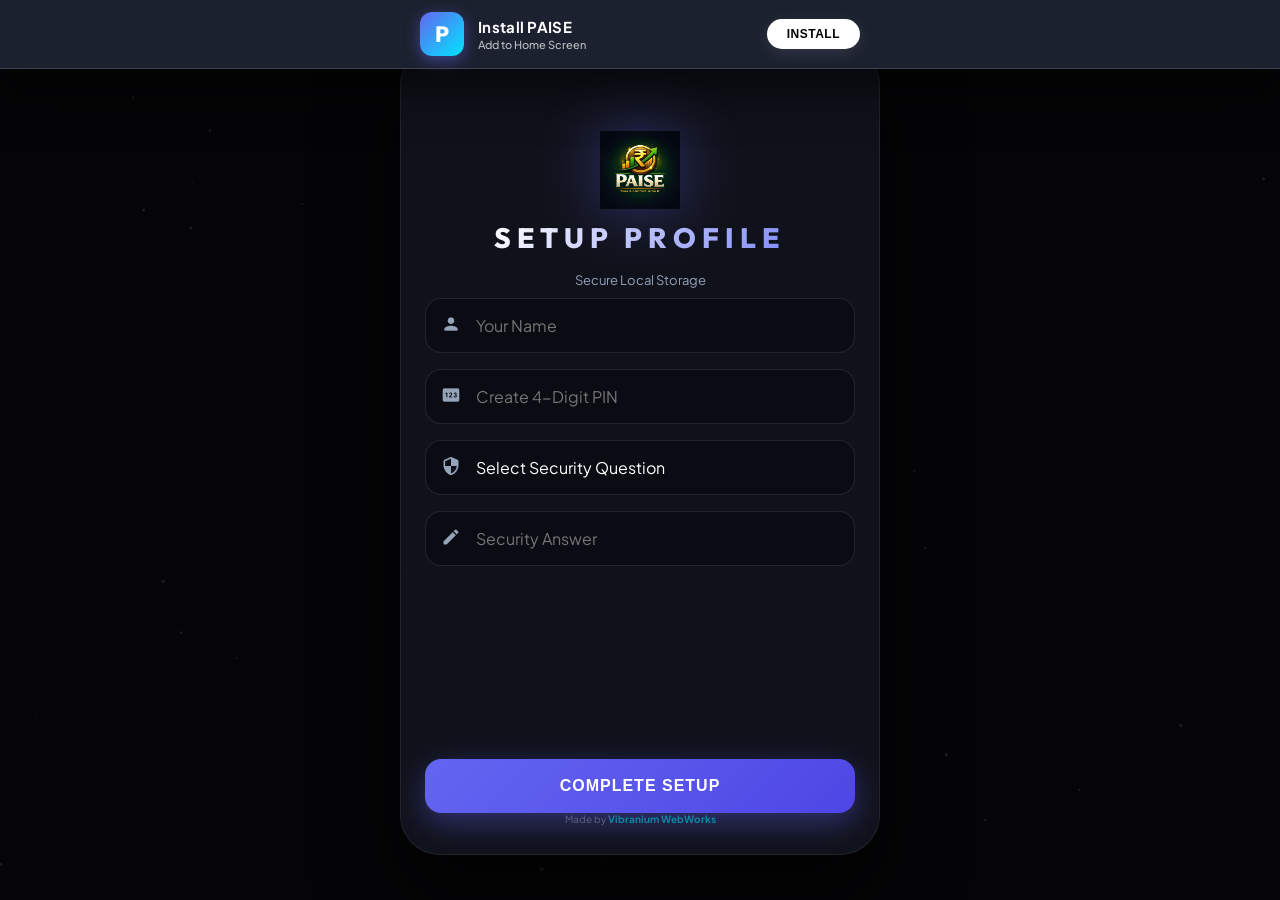
<file: index.html>
<!DOCTYPE html>
<html lang="en-IN">
<head>
    <meta charset="UTF-8">
    <meta name="viewport" content="width=device-width, initial-scale=1.0, maximum-scale=1.0, user-scalable=no, viewport-fit=cover">
    <meta name="theme-color" content="#050507">
    <meta name="description" content="PAISE - Save Track Your Money Here. The ultimate personal finance manager for India.">
    <meta name="application-name" content="PAISE">
    
    <link rel="manifest" href="manifest.json">
    <meta name="apple-mobile-web-app-capable" content="yes">
    <meta name="apple-mobile-web-app-status-bar-style" content="black-translucent">
    <meta name="apple-mobile-web-app-title" content="PAISE">
    
    <title>PAISE | Secure Entry</title>
    
    <link rel="preconnect" href="https://fonts.googleapis.com">
    <link rel="preconnect" href="https://fonts.gstatic.com" crossorigin>
    
    <link href="https://fonts.googleapis.com/css2?family=Plus+Jakarta+Sans:wght@300;400;500;600;700;800&display=swap" rel="stylesheet">
    <link href="https://fonts.googleapis.com/css2?family=Outfit:wght@300;400;700;900&display=swap" rel="stylesheet">
    
    <link href="https://fonts.googleapis.com/icon?family=Material+Icons+Round" rel="stylesheet">

    <style>
        /* * ------------------------------------------------------------------
         * 2.1 CSS VARIABLES & DESIGN TOKENS
         * ------------------------------------------------------------------
         */
        :root {
            /* --- COLOR PALETTE --- */
            --bg-deep: #050507;
            --bg-surface: #0f1219;
            --bg-overlay: rgba(0, 0, 0, 0.8);
            
            /* Primary Brand Color (Indigo) */
            --primary: #6366f1; 
            --primary-dark: #4f46e5;
            --primary-light: #818cf8;
            --primary-glow: rgba(99, 102, 241, 0.5);
            
            /* Accent Color (Cyan) */
            --accent: #00E5FF; 
            --accent-glow: rgba(0, 229, 255, 0.4);
            
            /* Functional Colors */
            --error: #FF1744;
            --success: #00C853;
            --warning: #FFAB00;
            
            /* Typography Colors */
            --text-main: #ffffff;
            --text-secondary: #cbd5e1;
            --text-muted: #94a3b8;
            
            /* --- GLASSMORPHISM SYSTEM --- */
            --glass-bg: rgba(20, 23, 35, 0.75);
            --glass-border: 1px solid rgba(255, 255, 255, 0.08);
            --glass-highlight: rgba(255, 255, 255, 0.05);
            
            /* --- LAYOUT & DIMENSIONS --- */
            --app-max-width: 480px;
            --radius-xl: 32px;
            --radius-lg: 20px;
            --radius-md: 14px;
            
            /* --- ANIMATION CURVES --- */
            --ease-spring: cubic-bezier(0.175, 0.885, 0.32, 1.275);
            --ease-smooth: cubic-bezier(0.4, 0, 0.2, 1);
            --ease-out: cubic-bezier(0.0, 0.0, 0.2, 1);
            
            /* --- SAFE AREAS --- */
            --safe-top: env(safe-area-inset-top);
            --safe-bottom: env(safe-area-inset-bottom);
        }

        /* * ------------------------------------------------------------------
         * 2.2 GLOBAL RESET & BASE STYLES
         * ------------------------------------------------------------------
         */
        *, *::before, *::after {
            box-sizing: border-box;
            margin: 0;
            padding: 0;
            user-select: none;
            -webkit-tap-highlight-color: transparent;
            outline: none;
        }

        html {
            height: 100%;
            font-size: 16px;
        }

        body {
            height: 100%;
            width: 100%;
            background-color: var(--bg-deep);
            color: var(--text-main);
            font-family: 'Plus Jakarta Sans', sans-serif;
            overflow: hidden; /* Prevent scrolling on lock screen */
            display: flex;
            justify-content: center;
            align-items: center;
            position: relative;
        }

        /* * ------------------------------------------------------------------
         * 2.3 BACKGROUND ENGINE (PARTICLES)
         * ------------------------------------------------------------------
         */
        #particles-canvas {
            position: absolute;
            top: 0; 
            left: 0;
            width: 100%; 
            height: 100%;
            z-index: 0;
            opacity: 0.6;
            pointer-events: none;
        }

        /* * ------------------------------------------------------------------
         * 2.4 INSTALL BANNER (TOP NOTIFICATION)
         * ------------------------------------------------------------------
         */
        #install-banner {
            position: fixed;
            top: -150px; /* Hidden initially, JS animates this */
            left: 0;
            right: 0;
            width: 100%;
            background: rgba(30, 35, 50, 0.95);
            backdrop-filter: blur(20px);
            -webkit-backdrop-filter: blur(20px);
            border-bottom: 1px solid rgba(255,255,255,0.15);
            z-index: 5000; /* Highest Priority */
            padding-top: var(--safe-top);
            box-shadow: 0 20px 50px rgba(0,0,0,0.6);
            transition: top 0.8s var(--ease-spring);
            display: flex;
            justify-content: center;
        }
        
        #install-banner.visible {
            top: 0;
        }

        .banner-content {
            width: 100%;
            max-width: var(--app-max-width);
            padding: 12px 20px;
            display: flex;
            justify-content: space-between;
            align-items: center;
        }

        .banner-left {
            display: flex;
            align-items: center;
            gap: 14px;
        }
        
        .banner-icon { 
            width: 44px; 
            height: 44px; 
            border-radius: 12px; 
            background: linear-gradient(135deg, var(--primary), var(--accent));
            display: flex; 
            justify-content: center; 
            align-items: center;
            color: white; 
            font-weight: 800; 
            font-size: 22px;
            font-family: 'Outfit', sans-serif;
            box-shadow: 0 4px 15px var(--primary-glow);
        }

        .banner-text h4 {
            font-size: 15px;
            margin: 0;
            color: #fff;
            font-weight: 700;
            letter-spacing: 0.3px;
        }

        .banner-text p {
            font-size: 11px;
            margin: 2px 0 0 0;
            color: rgba(255,255,255,0.7);
            font-weight: 500;
        }
        
        .banner-btn {
            background: #fff;
            color: #000;
            border: none;
            padding: 8px 20px;
            border-radius: 30px;
            font-weight: 800;
            font-size: 12px;
            cursor: pointer;
            box-shadow: 0 4px 15px rgba(255,255,255,0.1);
            transition: transform 0.2s, background-color 0.2s;
            letter-spacing: 0.5px;
        }

        .banner-btn:active {
            transform: scale(0.95);
            background-color: #f0f0f0;
        }

        /* * ------------------------------------------------------------------
         * 2.5 APP SHELL & LAYOUT
         * ------------------------------------------------------------------
         */
        .app-shell {
            position: relative;
            z-index: 10;
            width: 100%;
            max-width: var(--app-max-width);
            height: 100%; 
            height: 100dvh; /* Dynamic viewport height for mobile browsers */
            display: flex;
            flex-direction: column;
            overflow: hidden;
            background: transparent;
            transition: all 0.3s ease;
        }

        /* Tablet/Desktop Mode */
        @media (min-width: 481px) {
            .app-shell {
                height: 90vh;
                border-radius: 40px;
                background: var(--glass-bg);
                backdrop-filter: blur(40px);
                -webkit-backdrop-filter: blur(40px);
                border: var(--glass-border);
                box-shadow: 0 40px 80px rgba(0,0,0,0.6);
            }
        }

        /* * ------------------------------------------------------------------
         * 2.6 VIEW TRANSITIONS
         * ------------------------------------------------------------------
         */
        .view {
            flex: 1;
            display: none; /* Hidden by default */
            flex-direction: column;
            justify-content: space-between;
            padding: 24px;
            animation: viewFadeIn 0.6s var(--ease-spring);
            height: 100%;
            opacity: 0; /* For animation */
        }

        .view.active {
            display: flex;
            opacity: 1;
        }

        @keyframes viewFadeIn {
            0% { opacity: 0; transform: scale(0.95) translateY(20px); }
            100% { opacity: 1; transform: scale(1) translateY(0); }
        }

        /* * ------------------------------------------------------------------
         * 2.7 HEADER ACTIONS
         * ------------------------------------------------------------------
         */
        .header-actions {
            display: flex;
            justify-content: flex-end;
            padding-top: calc(var(--safe-top) + 10px);
            gap: 12px;
            position: absolute;
            top: 0;
            right: 24px;
            width: 100%;
            z-index: 20;
        }

        .icon-btn { 
            width: 44px;
            height: 44px;
            border-radius: 14px; 
            background: rgba(255,255,255,0.03);
            color: var(--text-muted);
            display: flex;
            justify-content: center;
            align-items: center;
            border: 1px solid rgba(255,255,255,0.05); 
            cursor: pointer;
            transition: all 0.2s;
        }

        .icon-btn:hover {
            background: rgba(255,255,255,0.08);
            color: var(--text-main);
        }

        .icon-btn:active {
            background: var(--primary);
            color: white;
            border-color: var(--primary);
            transform: scale(0.9);
        }

        /* * ------------------------------------------------------------------
         * 2.8 BRANDING SECTION (LOGO + QUOTE)
         * ------------------------------------------------------------------
         */
        .brand-section {
            display: flex;
            flex-direction: column;
            align-items: center;
            margin-top: 60px;
            text-align: center;
            animation: float 6s infinite ease-in-out;
            position: relative;
        }
        
        /* Logo Image */
        .app-logo-img {
            width: 120px;
            height: 120px;
            object-fit: contain;
            margin-bottom: 20px;
            filter: drop-shadow(0 0 30px rgba(99, 102, 241, 0.4));
        }

        /* Fallback Logo Circle (Shown if image load fails) */
        .logo-circle {
            width: 100px;
            height: 100px;
            border-radius: 50%;
            background: linear-gradient(135deg, #1a1f35, #0f1219);
            border: 1px solid rgba(255,255,255,0.15);
            display: flex;
            justify-content: center;
            align-items: center;
            box-shadow: 0 0 40px var(--primary-glow);
            margin-bottom: 20px;
        }

        /* App Name PAISE */
        .app-name { 
            font-family: 'Outfit', sans-serif; 
            font-size: 42px; 
            font-weight: 800; 
            letter-spacing: 6px; 
            background: linear-gradient(135deg, #ffffff 0%, #818cf8 100%); 
            -webkit-background-clip: text; 
            -webkit-text-fill-color: transparent;
            margin-bottom: 12px;
            text-transform: uppercase;
        }
        
        /* Tagline / Quote */
        .app-tag { 
            font-size: 10px;
            color: var(--accent);
            letter-spacing: 3px;
            text-transform: uppercase;
            font-weight: 700;
            padding: 8px 16px;
            background: rgba(0, 229, 255, 0.05);
            border-radius: 30px;
            border: 1px solid rgba(0, 229, 255, 0.15);
            text-shadow: 0 0 10px rgba(0, 229, 255, 0.3);
            box-shadow: 0 4px 20px rgba(0, 0, 0, 0.2);
        }

        /* * ------------------------------------------------------------------
         * 2.9 PIN INPUT AREA
         * ------------------------------------------------------------------
         */
        .pin-area {
            display: flex;
            flex-direction: column;
            align-items: center;
            justify-content: center;
            flex: 1; /* Takes available space */
        }

        .pin-label {
            font-size: 14px;
            color: var(--text-muted);
            margin-bottom: 30px;
            letter-spacing: 1px;
            height: 20px;
            transition: color 0.3s;
            text-transform: uppercase;
            font-weight: 600;
        }
        
        .dots-wrapper {
            display: flex;
            gap: 24px;
        }

        .dot {
            width: 14px;
            height: 14px;
            border-radius: 50%;
            border: 2px solid rgba(255,255,255,0.15);
            background: rgba(255,255,255,0.05);
            transition: all 0.2s var(--ease-spring);
        }

        .dot.filled {
            background: var(--accent);
            border-color: var(--accent);
            box-shadow: 0 0 20px var(--accent-glow);
            transform: scale(1.3);
        }

        .dot.error {
            background: var(--error);
            border-color: var(--error);
            animation: shake 0.4s cubic-bezier(.36,.07,.19,.97) both;
        }

        /* * ------------------------------------------------------------------
         * 2.10 VIRTUAL KEYPAD
         * ------------------------------------------------------------------
         */
        .keypad-container {
            width: 100%;
            padding-bottom: 20px;
        }

        .keypad-grid {
            display: grid;
            grid-template-columns: repeat(3, 1fr);
            gap: 16px;
            max-width: 360px;
            margin: 0 auto;
        }

        .key {
            width: 76px;
            height: 76px;
            border-radius: 50%;
            background: rgba(255, 255, 255, 0.03);
            color: white;
            font-size: 28px;
            font-weight: 500;
            font-family: 'Outfit', sans-serif;
            display: flex;
            justify-content: center;
            align-items: center;
            cursor: pointer;
            transition: background 0.1s;
            margin: 0 auto;
            border: 1px solid rgba(255,255,255,0.05);
        }

        .key:active {
            background: var(--primary);
            border-color: var(--primary);
            transform: scale(0.9);
        }
        
        .key.action {
            background: transparent;
            font-size: 24px;
            color: var(--text-muted);
            border: none;
        }

        .key.fingerprint { color: var(--accent); font-size: 38px; }
        .key.delete { color: var(--error); }

        /* * ------------------------------------------------------------------
         * 2.11 FOOTER & LINKS
         * ------------------------------------------------------------------
         */
        .action-links {
            display: flex;
            justify-content: center;
            margin-top: 20px;
        }

        .link-btn {
            background: none;
            border: none;
            color: var(--text-muted);
            font-size: 13px;
            font-weight: 500;
            cursor: pointer;
            padding: 10px;
            transition: color 0.2s;
        }

        .link-btn:hover {
            color: var(--text-main);
            text-decoration: underline;
        }
        
        .footer {
            text-align: center;
            font-size: 10px;
            color: var(--text-muted);
            opacity: 0.5;
            padding-bottom: 5px;
        }

        .footer span {
            color: var(--accent);
            font-weight: 700;
        }

        /* * ------------------------------------------------------------------
         * 2.12 FORMS (SIGNUP & RECOVERY)
         * ------------------------------------------------------------------
         */
        .form-scroller {
            flex: 1;
            overflow-y: auto;
            padding: 10px 0;
            display: flex;
            flex-direction: column;
            gap: 16px;
            scrollbar-width: none; /* Hide scrollbar Firefox */
        }
        .form-scroller::-webkit-scrollbar { display: none; } /* Hide scrollbar Chrome */

        .input-group {
            position: relative;
        }

        .input-icon {
            position: absolute;
            left: 16px;
            top: 16px;
            color: var(--text-muted);
            font-size: 20px;
        }

        .custom-input {
            width: 100%;
            padding: 16px 16px 16px 50px;
            background: rgba(0,0,0,0.3);
            border: 1px solid rgba(255,255,255,0.1);
            border-radius: 16px;
            color: white;
            font-size: 16px;
            font-family: 'Plus Jakarta Sans', sans-serif;
            transition: 0.3s;
        }

        .custom-input:focus {
            border-color: var(--primary);
            box-shadow: 0 0 20px rgba(99, 102, 241, 0.2);
        }

        select.custom-input {
            appearance: none;
            cursor: pointer;
        }
        
        .btn-main {
            width: 100%;
            padding: 18px;
            background: linear-gradient(135deg, var(--primary), #4f46e5);
            border: none;
            border-radius: 16px;
            color: white;
            font-size: 16px;
            font-weight: 700;
            letter-spacing: 1px;
            text-transform: uppercase;
            cursor: pointer;
            box-shadow: 0 10px 30px rgba(99, 102, 241, 0.4);
            transition: transform 0.2s, box-shadow 0.2s;
            margin-top: 10px;
        }

        .btn-main:active {
            transform: scale(0.98);
            opacity: 0.9;
        }

        /* * ------------------------------------------------------------------
         * 2.13 iOS MANUAL INSTALL MODAL
         * ------------------------------------------------------------------
         */
        .modal-overlay {
            position: absolute;
            inset: 0;
            background: rgba(0,0,0,0.8);
            z-index: 6000;
            display: none;
            align-items: center;
            justify-content: center;
            backdrop-filter: blur(10px);
            opacity: 0;
            transition: opacity 0.3s;
        }
        .modal-overlay.open { opacity: 1; }
        
        .ios-modal {
            width: 85%;
            background: var(--bg-surface);
            border: 1px solid rgba(255,255,255,0.1);
            border-radius: 24px;
            padding: 30px;
            text-align: center;
            transform: scale(0.9);
            transition: transform 0.3s cubic-bezier(0.175, 0.885, 0.32, 1.275);
            box-shadow: 0 20px 60px rgba(0,0,0,0.6);
        }
        .modal-overlay.open .ios-modal { transform: scale(1); }
        
        .ios-step {
            display: flex;
            align-items: center;
            gap: 10px;
            margin-bottom: 15px;
            text-align: left;
            font-size: 14px;
            color: #fff;
        }
        .ios-icon { color: var(--accent); font-size: 24px; }

        /* * ------------------------------------------------------------------
         * 2.14 TOAST NOTIFICATION
         * ------------------------------------------------------------------
         */
        #toast {
            position: fixed;
            bottom: 40px;
            left: 50%;
            transform: translateX(-50%) translateY(50px);
            background: rgba(255, 255, 255, 0.95);
            color: #000;
            padding: 14px 28px;
            border-radius: 50px;
            font-size: 14px;
            font-weight: 600;
            box-shadow: 0 10px 40px rgba(0,0,0,0.5);
            opacity: 0;
            pointer-events: none;
            transition: 0.4s var(--ease-spring);
            z-index: 2000;
            display: flex;
            align-items: center;
            gap: 10px;
        }
        #toast.visible { opacity: 1; transform: translateX(-50%) translateY(0); }

        /* * ------------------------------------------------------------------
         * 2.15 KEYFRAMES & ANIMATION
         * ------------------------------------------------------------------
         */
        @keyframes float { 
            0%, 100% { transform: translateY(0); } 
            50% { transform: translateY(-8px); } 
        }
        
        @keyframes shake { 
            10%, 90% { transform: translate3d(-1px, 0, 0); } 
            20%, 80% { transform: translate3d(2px, 0, 0); } 
            30%, 50%, 70% { transform: translate3d(-4px, 0, 0); } 
            40%, 60% { transform: translate3d(4px, 0, 0); } 
        }
    </style>
</head>
<body>

    <canvas id="particles-canvas"></canvas>

    <div id="install-banner">
        <div class="banner-content">
            <div class="banner-left">
                <div class="banner-icon">P</div>
                <div class="banner-text">
                    <h4>Install PAISE</h4>
                    <p>Add to Home Screen</p>
                </div>
            </div>
            <button class="banner-btn" onclick="Install.trigger()">INSTALL</button>
        </div>
    </div>

    <div class="app-shell">

        <div id="view-lock" class="view">
            <div class="header-actions">
                <div class="icon-btn" onclick="Auth.switchUser()" title="Switch Account">
                    <span class="material-icons-round" style="font-size:20px;">switch_account</span>
                </div>
            </div>

            <div class="brand-section">
                <img src="logo.png" alt="PAISE" class="app-logo-img" onerror="this.style.display='none'; document.querySelector('.logo-circle').style.display='flex'">
                
                <div class="logo-circle" style="display:none;">
                    <span class="material-icons-round" style="font-size:40px; color:#fff">lock</span>
                </div>
                
                <div class="app-name">PAISE</div>
                <div class="app-tag">SAVE TRACK YOUR MONEY HERE</div>
            </div>

            <div class="pin-area">
                <div class="pin-label" id="lock-msg">Enter Passcode</div>
                <div class="dots-wrapper">
                    <div class="dot" id="d1"></div><div class="dot" id="d2"></div><div class="dot" id="d3"></div><div class="dot" id="d4"></div>
                </div>
            </div>

            <div class="keypad-container">
                <div class="keypad-grid">
                    <div class="key" onclick="Lock.press(1)">1</div>
                    <div class="key" onclick="Lock.press(2)">2</div>
                    <div class="key" onclick="Lock.press(3)">3</div>
                    <div class="key" onclick="Lock.press(4)">4</div>
                    <div class="key" onclick="Lock.press(5)">5</div>
                    <div class="key" onclick="Lock.press(6)">6</div>
                    <div class="key" onclick="Lock.press(7)">7</div>
                    <div class="key" onclick="Lock.press(8)">8</div>
                    <div class="key" onclick="Lock.press(9)">9</div>
                    <div class="key action biometric"><span class="material-icons-round">fingerprint</span></div>
                    <div class="key" onclick="Lock.press(0)">0</div>
                    <div class="key action delete" onclick="Lock.clear()"><span class="material-icons-round">backspace</span></div>
                </div>
                <div class="action-links">
                    <button class="link-btn" onclick="Router.go('recovery')">Forgot Passcode?</button>
                </div>
            </div>

            <div class="footer"><p>This application is made by <span>Vibranium WebWorks</span></p></div>
        </div>

        <div id="view-signup" class="view">
            <div class="brand-section">
                <img src="logo.png" alt="Logo" class="app-logo-img" style="width:80px; height:80px; margin-bottom:10px;" onerror="this.style.display='none'">
                <div class="app-name" style="font-size:28px;">Setup Profile</div>
                <div style="font-size:13px; color:var(--text-muted); margin-top:5px;">Secure Local Storage</div>
            </div>

            <div class="form-scroller">
                <div class="input-group">
                    <span class="material-icons-round input-icon">person</span>
                    <input type="text" id="su-name" class="custom-input" placeholder="Your Name" autocomplete="off">
                </div>
                <div class="input-group">
                    <span class="material-icons-round input-icon">pin</span>
                    <input type="tel" id="su-pin" class="custom-input" placeholder="Create 4-Digit PIN" maxlength="4" style="-webkit-text-security:disc;">
                </div>
                <div class="input-group">
                    <span class="material-icons-round input-icon">security</span>
                    <select id="su-q" class="custom-input">
                        <option value="" disabled selected>Select Security Question</option>
                        <option value="1">What is your favorite food?</option>
                        <option value="2">Name of your first school?</option>
                        <option value="3">Who is your childhood hero?</option>
                        <option value="4">What city were you born in?</option>
                    </select>
                </div>
                <div class="input-group">
                    <span class="material-icons-round input-icon">edit</span>
                    <input type="text" id="su-a" class="custom-input" placeholder="Security Answer" autocomplete="off">
                </div>
            </div>

            <button class="btn-main" onclick="Auth.register()">Complete Setup</button>
            <div class="footer"><p>Made by <span>Vibranium WebWorks</span></p></div>
        </div>

        <div id="view-recovery" class="view">
            <div class="brand-section">
                <span class="material-icons-round" style="font-size:48px; color:var(--warning)">lock_reset</span>
                <h2 style="margin-top:10px; font-weight:700;">Reset Access</h2>
                <p style="font-size:13px; color:var(--text-muted)">Verify your identity</p>
            </div>

            <div class="form-scroller" style="justify-content:center;">
                <div style="background:rgba(255,255,255,0.05); padding:16px; border-radius:16px; margin-bottom:15px; border:1px solid var(--primary);">
                    <label style="font-size:11px; color:var(--accent); text-transform:uppercase; font-weight:800;">Security Question</label>
                    <p id="rec-question-text" style="font-size:16px; margin-top:8px; color:#fff; line-height:1.4;">Loading...</p>
                </div>
                <div class="input-group">
                    <span class="material-icons-round input-icon">vpn_key</span>
                    <input type="text" id="rec-answer-input" class="custom-input" placeholder="Your Answer" autocomplete="off">
                </div>
            </div>

            <div style="width:100%">
                <button class="btn-main" onclick="Recovery.verify()">Verify Answer</button>
                <div class="action-links">
                    <button class="link-btn" onclick="Router.go('lock')">Cancel</button>
                </div>
            </div>
        </div>

        <div id="view-reset" class="view">
            <div class="brand-section">
                <span class="material-icons-round" style="font-size:48px; color:var(--success)">check_circle</span>
                <h2 style="margin-top:10px; font-weight:700;">New Security</h2>
                <p style="font-size:13px; color:var(--text-muted)">Set a new passcode</p>
            </div>

            <div class="form-scroller" style="justify-content:center;">
                <div class="input-group">
                    <span class="material-icons-round input-icon">lock_open</span>
                    <input type="tel" id="reset-pin-new" class="custom-input" placeholder="New PIN" maxlength="4" style="-webkit-text-security:disc;">
                </div>
                <div class="input-group">
                    <span class="material-icons-round input-icon">lock</span>
                    <input type="tel" id="reset-pin-confirm" class="custom-input" placeholder="Confirm New PIN" maxlength="4" style="-webkit-text-security:disc;">
                </div>
            </div>

            <button class="btn-main" onclick="Recovery.setNewPin()">Update & Login</button>
        </div>

    </div>

    <div class="modal-overlay" id="ios-install-modal" style="display:none;">
        <div class="ios-modal">
            <div class="logo-circle" style="width:60px; height:60px; margin:0 auto 15px;">
                <span class="material-icons-round" style="font-size:30px; color:#fff">download</span>
            </div>
            <h3 style="margin-bottom:15px; color:#fff;">Install App</h3>
            <p style="font-size:13px; color:var(--text-muted); margin-bottom:20px;">For iOS: Add manually to home screen.</p>
            <div class="ios-step">
                <span class="material-icons-round ios-icon">ios_share</span>
                <span>1. Tap the browser <strong>Share</strong> button.</span>
            </div>
            <div class="ios-step">
                <span class="material-icons-round ios-icon">add_box</span>
                <span>2. Select <strong>Add to Home Screen</strong>.</span>
            </div>
            <button class="btn-main" onclick="document.getElementById('ios-install-modal').classList.remove('open'); setTimeout(()=>{document.getElementById('ios-install-modal').style.display='none'},300);">Got it!</button>
        </div>
    </div>

    <div id="toast">
        <span class="material-icons-round" id="toast-icon">info</span>
        <span id="toast-msg">Notification</span>
    </div>

    <script>
        /* --- 1. CONFIGURATION --- */
        const DB_AUTH_KEY = 'MyMoneyPro_V5_Auth';
        const DB_DATA_KEY = 'MyMoneyPro_V5'; 
        
        const QUESTIONS = {
            '1': 'What is your favorite food?',
            '2': 'Name of your first school?',
            '3': 'Who is your childhood hero?',
            '4': 'What city were you born in?'
        };

        /* --- 2. UTILITIES --- */
        const Utils = {
            toast(msg, type = 'info') {
                const el = document.getElementById('toast');
                const icon = document.getElementById('toast-icon');
                const text = document.getElementById('toast-msg');
                
                el.style.backgroundColor = type === 'error' ? '#FFEBEE' : '#E8F5E9';
                el.style.color = type === 'error' ? '#C62828' : '#2E7D32';
                icon.innerText = type === 'error' ? 'error' : 'check_circle';
                
                text.innerText = msg;
                el.classList.add('visible');
                
                if(navigator.vibrate) navigator.vibrate(type === 'error' ? [50,50,50] : 20);
                setTimeout(() => el.classList.remove('visible'), 3000);
            },
            
            vibrate() {
                if(navigator.vibrate) navigator.vibrate(15);
            }
        };

        /* --- 3. ROUTER --- */
        const Router = {
            go(viewId) {
                document.querySelectorAll('.view').forEach(el => el.classList.remove('active'));
                document.getElementById(`view-${viewId}`).classList.add('active');
                
                if(viewId === 'recovery') Recovery.initView();
            }
        };

        /* --- 4. AUTH & USER MANAGER --- */
        const Auth = {
            user: null,
            init() {
                const stored = localStorage.getItem(DB_AUTH_KEY);
                if (stored) {
                    this.user = JSON.parse(stored);
                    Router.go('lock');
                } else {
                    Router.go('signup');
                }
                
                // Initialize Data DB if empty
                if(!localStorage.getItem(DB_DATA_KEY)) {
                    localStorage.setItem(DB_DATA_KEY, JSON.stringify({ transactions: [], pref: { currency: '₹', darkMode: true } }));
                }
            },

            register() {
                const name = document.getElementById('su-name').value.trim();
                const pin = document.getElementById('su-pin').value;
                const q = document.getElementById('su-q').value;
                const a = document.getElementById('su-a').value.trim();

                if(name.length < 2) return Utils.toast('Enter valid name', 'error');
                if(pin.length !== 4 || isNaN(pin)) return Utils.toast('PIN must be 4 digits', 'error');
                if(!q) return Utils.toast('Select security question', 'error');
                if(a.length < 2) return Utils.toast('Enter security answer', 'error');

                const newUser = {
                    name: name,
                    pin: pin,
                    security: { qId: q, ans: a.toLowerCase() },
                    joined: new Date().toISOString()
                };

                localStorage.setItem(DB_AUTH_KEY, JSON.stringify(newUser));
                this.user = newUser;
                Utils.toast('Account Created Successfully!', 'success');
                
                setTimeout(() => window.location.href = 'dashboard.html', 1500);
            },

            switchUser() {
                if(confirm("Switch Account? This will clear the current login session (Data is retained).")) {
                    localStorage.removeItem(DB_AUTH_KEY);
                    location.reload(); 
                }
            }
        };

        /* --- 5. LOCK SCREEN LOGIC --- */
        const Lock = {
            input: '',
            
            press(num) {
                Utils.vibrate();
                if(this.input.length < 4) {
                    this.input += num;
                    this.renderDots();
                    if(this.input.length === 4) this.check();
                }
            },

            clear() {
                Utils.vibrate();
                this.input = '';
                this.renderDots();
                this.resetError();
            },

            renderDots() {
                for(let i=1; i<=4; i++) {
                    const dot = document.getElementById(`d${i}`);
                    if(i <= this.input.length) dot.classList.add('filled');
                    else dot.classList.remove('filled');
                }
            },

            check() {
                if(this.input === Auth.user.pin) {
                    // Success
                    document.getElementById('lock-msg').innerText = "Access Granted";
                    document.getElementById('lock-msg').style.color = "var(--success)";
                    document.querySelectorAll('.dot').forEach(d => {
                        d.style.borderColor = "var(--success)";
                        d.style.backgroundColor = "var(--success)";
                    });
                    
                    setTimeout(() => {
                        window.location.href = 'dashboard.html';
                    }, 500);
                } else {
                    // Fail
                    if(navigator.vibrate) navigator.vibrate([50, 50, 50]);
                    document.getElementById('lock-msg').innerText = "Incorrect PIN";
                    document.getElementById('lock-msg').style.color = "var(--error)";
                    document.querySelectorAll('.dot').forEach(d => d.classList.add('error'));
                    
                    setTimeout(() => {
                        this.clear();
                        document.getElementById('lock-msg').innerText = "Enter Passcode";
                        document.getElementById('lock-msg').style.color = "var(--text-muted)";
                        document.querySelectorAll('.dot').forEach(d => {
                            d.classList.remove('error');
                            d.style.borderColor = "rgba(255,255,255,0.2)";
                            d.style.backgroundColor = "transparent";
                        });
                    }, 800);
                }
            }
        };

        /* --- 6. RECOVERY LOGIC --- */
        const Recovery = {
            initView() {
                const qId = Auth.user.security.qId;
                document.getElementById('rec-question-text').innerText = QUESTIONS[qId];
                document.getElementById('rec-answer-input').value = '';
            },

            verify() {
                const input = document.getElementById('rec-answer-input').value.trim().toLowerCase();
                if(input === Auth.user.security.ans) {
                    Utils.toast('Identity Verified', 'success');
                    Router.go('reset');
                } else {
                    Utils.toast('Incorrect Answer', 'error');
                }
            },

            setNewPin() {
                const p1 = document.getElementById('reset-pin-new').value;
                const p2 = document.getElementById('reset-pin-confirm').value;

                if(p1.length !== 4 || isNaN(p1)) return Utils.toast('PIN must be 4 digits', 'error');
                if(p1 !== p2) return Utils.toast('PINs do not match', 'error');
                
                Auth.user.pin = p1;
                localStorage.setItem(DB_AUTH_KEY, JSON.stringify(Auth.user));
                
                Utils.toast('PIN Updated! Login now.', 'success');
                Lock.clear();
                Router.go('lock');
            }
        };

        /* --- 7. PWA INSTALLER --- */
        const Install = {
            prompt: null,
            init() {
                // Show banner animation
                setTimeout(() => {
                    document.getElementById('install-banner').style.top = '0';
                }, 1000);

                window.addEventListener('beforeinstallprompt', (e) => {
                    e.preventDefault();
                    this.prompt = e;
                    console.log("Install prompt captured");
                });
            },
            async trigger() {
                if(this.prompt) {
                    // Android/PC Auto Flow
                    this.prompt.prompt();
                    const { outcome } = await this.prompt.userChoice;
                    if(outcome === 'accepted') {
                        document.getElementById('install-banner').style.top = '-150px';
                    }
                    this.prompt = null;
                } else {
                    // iOS/Manual Flow
                    const modal = document.getElementById('ios-install-modal');
                    modal.style.display = 'flex';
                    setTimeout(() => modal.classList.add('open'), 10);
                }
            }
        };

        /* --- 8. VISUALS (PARTICLES) --- */
        const Canvas = {
            init() {
                const cvs = document.getElementById('particles-canvas');
                const ctx = cvs.getContext('2d');
                let width, height;
                let particles = [];

                const resize = () => {
                    width = cvs.width = window.innerWidth;
                    height = cvs.height = window.innerHeight;
                };
                window.addEventListener('resize', resize);
                resize();

                for(let i=0; i<50; i++) {
                    particles.push({
                        x: Math.random() * width,
                        y: Math.random() * height,
                        vx: (Math.random() - 0.5) * 0.5,
                        vy: (Math.random() - 0.5) * 0.5,
                        size: Math.random() * 2
                    });
                }

                const animate = () => {
                    ctx.clearRect(0, 0, width, height);
                    ctx.fillStyle = 'rgba(255,255,255,0.15)';
                    
                    particles.forEach(p => {
                        p.x += p.vx; p.y += p.vy;
                        if(p.x < 0 || p.x > width) p.vx *= -1;
                        if(p.y < 0 || p.y > height) p.vy *= -1;
                        
                        ctx.beginPath();
                        ctx.arc(p.x, p.y, p.size, 0, Math.PI*2);
                        ctx.fill();
                    });
                    requestAnimationFrame(animate);
                };
                animate();
            }
        };

        // --- BOOTSTRAP ---
        window.addEventListener('DOMContentLoaded', () => {
            Install.init();
            Auth.init();
            Canvas.init();

            // Service Worker Registration
            if ('serviceWorker' in navigator) {
                navigator.serviceWorker.register('sw.js')
                .then(() => console.log('Service Worker Registered'))
                .catch(err => console.log('SW Error:', err));
            }
        });

    </script>
</body>
</html>
</file>
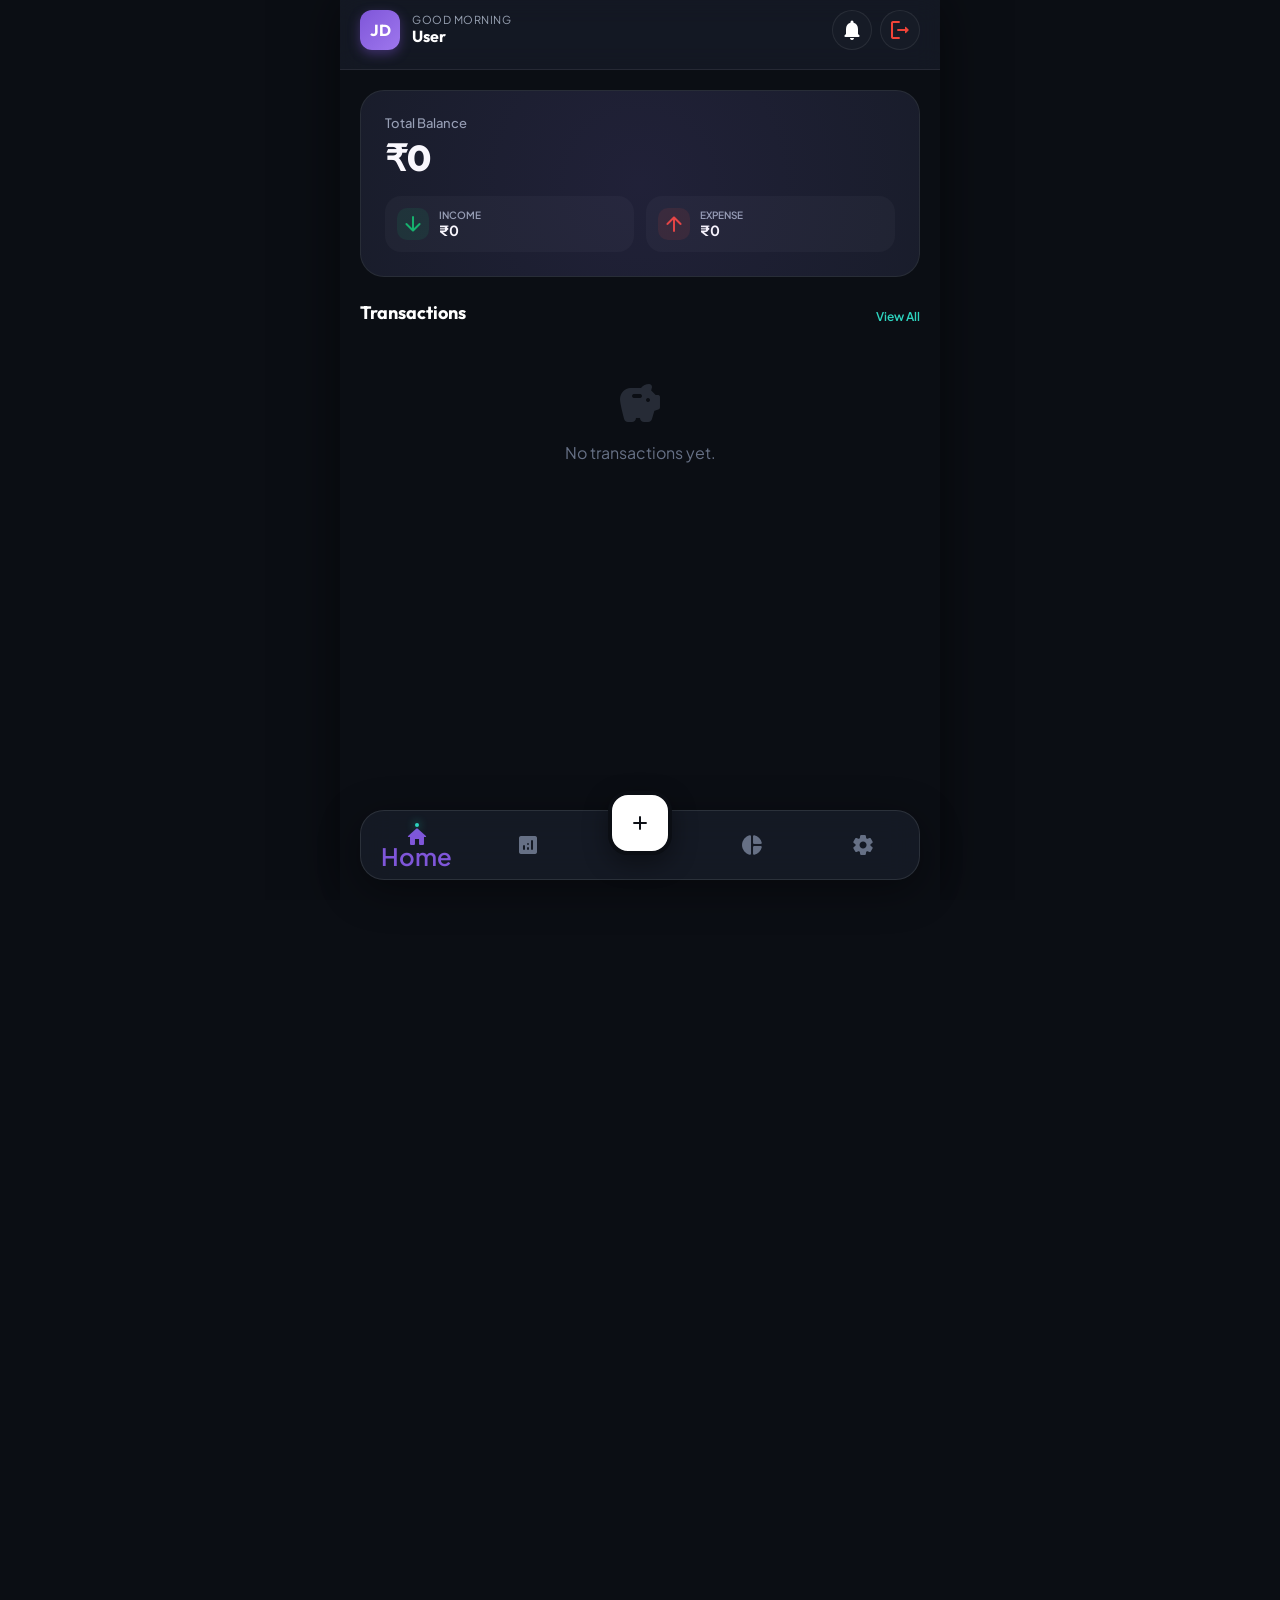
<file: dashboard.html>
<!DOCTYPE html>
<html lang="en">
<head>
    <meta charset="UTF-8">
    <meta name="viewport" content="width=device-width, initial-scale=1.0, maximum-scale=1.0, user-scalable=no, viewport-fit=cover">
    <title>MyMoney Pro | Ultimate Dashboard</title>
    <meta name="theme-color" content="#0B0E14">
    <meta name="apple-mobile-web-app-capable" content="yes">
    <meta name="apple-mobile-web-app-status-bar-style" content="black-translucent">

    <link rel="preconnect" href="https://fonts.googleapis.com">
    <link rel="preconnect" href="https://fonts.gstatic.com" crossorigin>
    <link href="https://fonts.googleapis.com/css2?family=Plus+Jakarta+Sans:wght@300;400;500;600;700;800&family=Outfit:wght@300;500;700&display=swap" rel="stylesheet">
    
    <link href="https://fonts.googleapis.com/icon?family=Material+Icons+Round" rel="stylesheet">

    <style>
        /* ========================================================================
        1.0 CORE VARIABLES & THEME ENGINE
        ========================================================================
        */
        :root {
            /* --- BRAND PALETTE --- */
            --primary: #7F56D9; /* Royal Purple */
            --primary-glow: rgba(127, 86, 217, 0.4);
            --primary-dim: rgba(127, 86, 217, 0.1);
            
            --accent: #2DD4BF; /* Teal Mint */
            --accent-glow: rgba(45, 212, 191, 0.4);
            
            --gradient-main: linear-gradient(135deg, #7F56D9 0%, #9E77ED 100%);
            --gradient-card: linear-gradient(180deg, rgba(255,255,255,0.05) 0%, rgba(255,255,255,0) 100%);
            
            /* --- SEMANTIC COLORS --- */
            --success: #12B76A;
            --success-bg: rgba(18, 183, 106, 0.1);
            --warning: #F79009;
            --warning-bg: rgba(247, 144, 9, 0.1);
            --danger: #F04438;
            --danger-bg: rgba(240, 68, 56, 0.1);
            --info: #0BA5EC;
            
            /* --- SURFACE COLORS (DARK MODE DEFAULT) --- */
            --bg-body: #0B0E14; /* Deepest Void */
            --bg-surface: #161B26; /* Panel Color */
            --bg-glass: rgba(22, 27, 38, 0.85);
            --border: rgba(255, 255, 255, 0.08);
            
            /* --- TYPOGRAPHY --- */
            --font-main: 'Plus Jakarta Sans', sans-serif;
            --font-display: 'Outfit', sans-serif;
            
            --text-100: #FFFFFF;
            --text-200: #98A2B3;
            --text-300: #667085;
            
            /* --- METRICS --- */
            --header-height: 70px;
            --nav-height: 85px; /* Taller for mobile touch targets */
            --safe-top: env(safe-area-inset-top);
            --safe-bottom: env(safe-area-inset-bottom);
            
            /* --- ANIMATION --- */
            --ease-spring: cubic-bezier(0.175, 0.885, 0.32, 1.275);
            --ease-smooth: cubic-bezier(0.4, 0, 0.2, 1);
        }

        /* Light Mode Override (Applied via JS) */
        body.light-mode {
            --bg-body: #F9FAFB;
            --bg-surface: #FFFFFF;
            --bg-glass: rgba(255, 255, 255, 0.9);
            --border: #EAECF0;
            --text-100: #101828;
            --text-200: #475467;
            --text-300: #98A2B3;
            --gradient-card: linear-gradient(180deg, #FFFFFF 0%, #F9FAFB 100%);
        }

        /* ========================================================================
        2.0 RESET & GLOBAL LAYOUT
        ========================================================================
        */
        * {
            box-sizing: border-box;
            -webkit-tap-highlight-color: transparent;
            user-select: none;
            outline: none;
        }

        html, body {
            margin: 0; padding: 0;
            height: 100%; width: 100%;
            overflow: hidden; /* App-like behavior, no scroll bounce on body */
            background-color: var(--bg-body);
            color: var(--text-100);
            font-family: var(--font-main);
        }

        /* The App Shell */
        #root {
            display: flex;
            flex-direction: column;
            height: 100%;
            width: 100%;
            max-width: 600px; /* Tablet constraint */
            margin: 0 auto;
            background: var(--bg-body);
            position: relative;
            box-shadow: 0 0 50px rgba(0,0,0,0.5);
        }

        /* ========================================================================
        3.0 HEADER COMPONENT
        ========================================================================
        */
        header {
            flex-shrink: 0;
            height: calc(var(--header-height) + var(--safe-top));
            padding: var(--safe-top) 20px 10px 20px;
            display: flex;
            align-items: center;
            justify-content: space-between;
            background: var(--bg-glass);
            backdrop-filter: blur(12px);
            -webkit-backdrop-filter: blur(12px);
            border-bottom: 1px solid var(--border);
            z-index: 50;
        }

        .user-profile {
            display: flex; align-items: center; gap: 12px;
        }
        .avatar {
            width: 40px; height: 40px;
            border-radius: 12px;
            background: var(--gradient-main);
            display: flex; justify-content: center; align-items: center;
            font-weight: 700; font-family: var(--font-display);
            box-shadow: 0 4px 12px var(--primary-glow);
        }
        .greeting { display: flex; flex-direction: column; }
        .greeting span { font-size: 11px; color: var(--text-200); text-transform: uppercase; letter-spacing: 0.5px; }
        .greeting strong { font-size: 16px; font-family: var(--font-display); }

        .header-actions { display: flex; gap: 8px; }
        .icon-btn {
            width: 40px; height: 40px;
            border-radius: 50%;
            border: 1px solid var(--border);
            background: var(--bg-surface);
            color: var(--text-100);
            display: flex; justify-content: center; align-items: center;
            cursor: pointer; transition: transform 0.2s var(--ease-spring);
        }
        .icon-btn:active { transform: scale(0.9); background: var(--bg-body); }

        /* ========================================================================
        4.0 SCROLLABLE VIEWPORT
        ========================================================================
        */
        main.viewport {
            flex: 1;
            overflow-y: auto;
            scroll-behavior: smooth;
            /* CRITICAL: Padding bottom ensures content isn't hidden behind Nav/FAB */
            padding: 20px 20px 120px 20px; 
            position: relative;
        }

        /* View Switching Logic */
        .view-section {
            display: none;
            animation: fadeIn 0.4s var(--ease-smooth);
        }
        .view-section.active { display: block; }

        @keyframes fadeIn {
            from { opacity: 0; transform: translateY(10px); }
            to { opacity: 1; transform: translateY(0); }
        }

        /* ========================================================================
        5.0 CARDS & WIDGETS
        ========================================================================
        */
        /* Summary Card */
        .summary-card {
            background: var(--bg-surface);
            border: 1px solid var(--border);
            border-radius: 24px;
            padding: 24px;
            margin-bottom: 24px;
            position: relative;
            overflow: hidden;
        }
        /* Background Glow */
        .summary-card::before {
            content: ''; position: absolute; top: -50%; left: -50%;
            width: 200%; height: 200%;
            background: radial-gradient(circle, var(--primary-dim) 0%, transparent 70%);
            pointer-events: none;
        }

        .balance-label { font-size: 13px; color: var(--text-200); font-weight: 500; }
        .balance-amount { font-size: 36px; font-weight: 800; font-family: var(--font-display); margin: 4px 0 16px 0; letter-spacing: -1px; }
        
        .cashflow-row { display: flex; gap: 12px; }
        .cashflow-item {
            flex: 1; background: rgba(255,255,255,0.03);
            padding: 12px; border-radius: 16px;
            display: flex; align-items: center; gap: 10px;
        }
        .cf-icon {
            width: 32px; height: 32px; border-radius: 10px;
            display: flex; justify-content: center; align-items: center;
            font-size: 18px;
        }
        .cf-icon.inc { background: var(--success-bg); color: var(--success); }
        .cf-icon.exp { background: var(--danger-bg); color: var(--danger); }
        .cf-info { display: flex; flex-direction: column; }
        .cf-lbl { font-size: 10px; color: var(--text-200); font-weight: 600; text-transform: uppercase; }
        .cf-val { font-size: 14px; font-weight: 700; }

        /* Transaction List */
        .list-header {
            display: flex; justify-content: space-between; align-items: flex-end;
            margin-bottom: 16px;
        }
        .list-title { font-size: 18px; font-weight: 700; font-family: var(--font-display); }
        .list-filter { font-size: 12px; color: var(--accent); font-weight: 600; cursor: pointer; }

        .txn-item {
            display: flex; align-items: center; justify-content: space-between;
            background: var(--bg-surface);
            border: 1px solid var(--border);
            padding: 16px; border-radius: 20px;
            margin-bottom: 12px;
            transition: transform 0.2s var(--ease-spring);
        }
        .txn-item:active { transform: scale(0.97); }

        .txn-left { display: flex; align-items: center; gap: 16px; }
        .txn-icon-box {
            width: 48px; height: 48px; border-radius: 16px;
            display: flex; justify-content: center; align-items: center;
            font-size: 22px; color: #fff;
            box-shadow: 0 4px 10px rgba(0,0,0,0.2);
        }
        .txn-meta { display: flex; flex-direction: column; }
        .txn-name { font-size: 15px; font-weight: 600; margin-bottom: 4px; }
        .txn-date { font-size: 12px; color: var(--text-200); display: flex; align-items: center; gap: 6px; }
        .acc-tag { 
            padding: 2px 6px; border-radius: 4px; font-size: 9px; font-weight: 700; text-transform: uppercase;
            background: rgba(255,255,255,0.1); 
        }

        .txn-right { text-align: right; }
        .txn-val { font-size: 16px; font-weight: 700; display: block; margin-bottom: 4px; }
        .txn-val.inc { color: var(--success); }
        .txn-val.exp { color: var(--text-100); }
        .txn-actions { display: flex; gap: 10px; justify-content: flex-end; }
        .act-btn { font-size: 16px; color: var(--text-300); opacity: 0.5; }
        
        /* ========================================================================
        6.0 NAVIGATION DOCK (THE FIX)
        ========================================================================
        */
        .bottom-dock {
            position: fixed;
            bottom: 20px;
            left: 20px;
            right: 20px;
            max-width: 560px; /* Constrain on tablet */
            margin: 0 auto;
            height: 70px;
            background: rgba(22, 27, 38, 0.9); /* Dark Glass */
            backdrop-filter: blur(16px);
            -webkit-backdrop-filter: blur(16px);
            border: 1px solid rgba(255,255,255,0.1);
            border-radius: 24px;
            display: flex;
            justify-content: space-around;
            align-items: center;
            z-index: 1000; /* High Z-index to float above everything */
            box-shadow: 0 10px 40px rgba(0,0,0,0.4);
            padding-bottom: env(safe-area-inset-bottom);
        }

        /* Light Mode Dock Override */
        body.light-mode .bottom-dock {
            background: rgba(255, 255, 255, 0.9);
            border: 1px solid rgba(0,0,0,0.05);
            box-shadow: 0 10px 30px rgba(0,0,0,0.1);
        }

        .dock-item {
            display: flex; flex-direction: column; align-items: center; justify-content: center;
            width: 60px; height: 100%;
            color: var(--text-300);
            cursor: pointer;
            transition: all 0.3s var(--ease-spring);
            position: relative;
        }

        .dock-item span { font-size: 24px; transition: 0.3s; }
        .dock-label { 
            font-size: 10px; font-weight: 600; margin-top: 4px; 
            opacity: 0; transform: translateY(10px); transition: 0.3s;
            position: absolute; bottom: 8px;
        }

        /* Active State Animation */
        .dock-item.active { color: var(--primary); }
        .dock-item.active span { transform: translateY(-8px); }
        .dock-item.active .dock-label { opacity: 1; transform: translateY(0); }
        
        /* Active Indicator Dot */
        .dock-item.active::after {
            content: ''; position: absolute; top: 12px;
            width: 4px; height: 4px; background: var(--accent);
            border-radius: 50%; box-shadow: 0 0 8px var(--accent);
        }

        /* Floating Action Button (FAB) sits ABOVE the dock */
        .fab {
            position: absolute;
            bottom: 45px; /* Offset to float nicely */
            left: 50%;
            transform: translateX(-50%);
            width: 64px; height: 64px;
            border-radius: 20px;
            background: var(--text-100); /* High contrast */
            color: var(--bg-body);
            display: flex; justify-content: center; align-items: center;
            font-size: 32px;
            box-shadow: 0 8px 24px rgba(0,0,0,0.4);
            z-index: 1001; /* Higher than dock */
            cursor: pointer;
            transition: transform 0.2s var(--ease-spring);
            border: 4px solid var(--bg-body); /* Creates a "cutout" effect */
        }
        .fab:active { transform: translateX(-50%) scale(0.9); }

        /* ========================================================================
        7.0 CHARTS & SKELETONS
        ========================================================================
        */
        .chart-box {
            background: var(--bg-surface); padding: 20px;
            border-radius: 24px; border: 1px solid var(--border);
            margin-bottom: 20px; height: 250px; position: relative;
        }
        canvas { width: 100%; height: 100%; }

        /* Skeleton Loading Animation */
        .skeleton {
            background: linear-gradient(90deg, var(--bg-surface) 25%, rgba(255,255,255,0.05) 50%, var(--bg-surface) 75%);
            background-size: 200% 100%;
            animation: shimmer 1.5s infinite;
            border-radius: 8px;
        }
        @keyframes shimmer { 0% {background-position: 200% 0;} 100% {background-position: -200% 0;} }

        /* ========================================================================
        8.0 MODAL & CALCULATOR
        ========================================================================
        */
        .modal-overlay {
            position: absolute; top: 0; left: 0; width: 100%; height: 100%;
            background: rgba(0,0,0,0.6); backdrop-filter: blur(8px);
            z-index: 2000; opacity: 0; pointer-events: none;
            transition: opacity 0.3s;
            display: flex; align-items: flex-end;
        }
        .modal-overlay.open { opacity: 1; pointer-events: all; }

        .modal-sheet {
            width: 100%; height: 92%;
            background: var(--bg-surface);
            border-top-left-radius: 32px; border-top-right-radius: 32px;
            box-shadow: 0 -10px 40px rgba(0,0,0,0.5);
            padding: 24px; display: flex; flex-direction: column;
            transform: translateY(100%); transition: transform 0.4s var(--ease-spring);
        }
        .modal-overlay.open .modal-sheet { transform: translateY(0); }

        .sheet-header { display: flex; justify-content: space-between; align-items: center; margin-bottom: 20px; }
        .sheet-title { font-size: 20px; font-weight: 700; font-family: var(--font-display); }

        .type-toggle {
            display: flex; background: var(--bg-body); padding: 4px;
            border-radius: 16px; margin-bottom: 24px;
        }
        .type-btn {
            flex: 1; text-align: center; padding: 12px;
            font-size: 13px; font-weight: 700; color: var(--text-200);
            border-radius: 12px; cursor: pointer; transition: 0.2s;
        }
        .type-btn.active { background: var(--bg-surface); color: var(--text-100); box-shadow: var(--shadow-sm); }

        /* Calculator Specifics */
        .calc-display {
            background: var(--bg-body); border-radius: 24px;
            padding: 24px; text-align: right; margin-bottom: 24px;
            border: 1px solid var(--border);
        }
        .calc-input-note {
            width: 100%; background: transparent; border: none;
            text-align: right; color: var(--text-200); font-size: 14px;
            margin-bottom: 8px; font-family: var(--font-main);
        }
        .calc-input-amt {
            font-size: 42px; font-weight: 800; color: var(--text-100);
            font-family: var(--font-display); letter-spacing: -1px;
        }

        .numpad-grid {
            display: grid; grid-template-columns: repeat(4, 1fr);
            gap: 12px; flex: 1;
        }
        .key-btn {
            background: rgba(255,255,255,0.03); border: none;
            border-radius: 16px; font-size: 22px; font-weight: 600;
            color: var(--text-100); cursor: pointer;
            display: flex; justify-content: center; align-items: center;
            transition: background 0.1s;
        }
        .key-btn:active { background: rgba(255,255,255,0.1); transform: scale(0.95); }
        .key-btn.primary { background: var(--primary); color: white; }

        /* Account & Category Chips */
        .chip-scroll { display: flex; gap: 12px; overflow-x: auto; padding-bottom: 20px; scrollbar-width: none; }
        .chip {
            padding: 8px 16px; border-radius: 100px;
            background: var(--bg-body); border: 1px solid var(--border);
            color: var(--text-200); font-size: 12px; font-weight: 600;
            white-space: nowrap; cursor: pointer; transition: 0.2s;
        }
        .chip.selected {
            background: var(--text-100); color: var(--bg-body); border-color: var(--text-100);
        }

        /* Utils */
        .hide { display: none !important; }
        .bg-o { background: #FF9800; } .bg-b { background: #2962FF; } .bg-p { background: #7C4DFF; }
        .bg-t { background: #00BFA5; } .bg-r { background: #FF1744; } .bg-g { background: #546E7A; } .bg-in { background: #00C853; }
        
    </style>
</head>
<body>

    <div id="root">
        
        <header>
            <div class="user-profile">
                <div class="avatar" id="headerAvatar">JD</div>
                <div class="greeting">
                    <span>Good Morning</span>
                    <strong id="headerName">User</strong>
                </div>
            </div>
            <div class="header-actions">
                <div class="icon-btn" onclick="alert('Notifications')">
                    <span class="material-icons-round">notifications</span>
                </div>
                <div class="icon-btn" style="color:var(--danger)" onclick="window.location.href='index.html'">
                    <span class="material-icons-round">logout</span>
                </div>
            </div>
        </header>

        <main class="viewport">
            
            <div id="tab-home" class="view-section active">
                
                <div class="summary-card">
                    <div class="balance-label">Total Balance</div>
                    <div class="balance-amount" id="homeTotal">₹0.00</div>
                    
                    <div class="cashflow-row">
                        <div class="cashflow-item">
                            <div class="cf-icon inc"><span class="material-icons-round">arrow_downward</span></div>
                            <div class="cf-info">
                                <span class="cf-lbl">Income</span>
                                <span class="cf-val" id="homeInc">0</span>
                            </div>
                        </div>
                        <div class="cashflow-item">
                            <div class="cf-icon exp"><span class="material-icons-round">arrow_upward</span></div>
                            <div class="cf-info">
                                <span class="cf-lbl">Expense</span>
                                <span class="cf-val" id="homeExp">0</span>
                            </div>
                        </div>
                    </div>
                </div>

                <div class="list-header">
                    <span class="list-title">Transactions</span>
                    <span class="list-filter">View All</span>
                </div>

                <div id="txnList">
                    </div>
                
                <div id="emptyState" class="hide" style="text-align:center; padding:40px; color:var(--text-300);">
                    <span class="material-icons-round" style="font-size:48px; opacity:0.3">savings</span>
                    <p style="margin-top:10px">No transactions yet.</p>
                </div>
            </div>

            <div id="tab-stats" class="view-section">
                <h2 class="list-title" style="margin-bottom:20px;">Financial Stats</h2>
                
                <div class="chart-box">
                    <canvas id="lineChart"></canvas>
                </div>

                <div class="list-title" style="font-size:16px; margin-bottom:15px;">Real Account Balances</div>
                <div id="accountBreakdown">
                    </div>
            </div>

            <div id="tab-analysis" class="view-section">
                <h2 class="list-title" style="margin-bottom:20px;">Spending Analysis</h2>
                
                <div class="chart-box" style="height:300px; display:flex; justify-content:center; align-items:center; flex-direction:column;">
                    <canvas id="donutChart"></canvas>
                    <div style="position:absolute; text-align:center; pointer-events:none;">
                        <span style="font-size:12px; color:var(--text-300)">TOTAL</span><br>
                        <strong style="font-size:20px;" id="donutTotal">0</strong>
                    </div>
                </div>

                <div id="categoryList"></div>
            </div>

            <div id="tab-budgets" class="view-section">
                <h2 class="list-title" style="margin-bottom:20px;">Monthly Budgets</h2>
                <div id="budgetList"></div>
            </div>

        </main>

        <div class="fab" onclick="Modal.open()">
            <span class="material-icons-round">add</span>
        </div>

        <nav class="bottom-dock">
            <div class="dock-item active" onclick="App.switchTab('home', this)">
                <span class="material-icons-round">home</span>
                <span class="dock-label">Home</span>
            </div>
            <div class="dock-item" onclick="App.switchTab('stats', this)">
                <span class="material-icons-round">analytics</span>
                <span class="dock-label">Stats</span>
            </div>
            <div style="width:60px;"></div> 
            
            <div class="dock-item" onclick="App.switchTab('analysis', this)">
                <span class="material-icons-round">pie_chart</span>
                <span class="dock-label">Analysis</span>
            </div>
            <div class="dock-item" onclick="window.location.href='settings.html'">
                <span class="material-icons-round">settings</span>
                <span class="dock-label">Settings</span>
            </div>
        </nav>

        <div class="modal-overlay" id="addModal">
            <div class="modal-sheet">
                <div class="sheet-header">
                    <span class="material-icons-round" onclick="Modal.close()" style="padding:10px; cursor:pointer">close</span>
                    <span class="sheet-title">New Transaction</span>
                    <span class="material-icons-round" style="color:var(--success)">check_circle</span>
                </div>

                <div class="type-toggle">
                    <div class="type-btn active" id="btnExp" onclick="Modal.setType('expense')">EXPENSE</div>
                    <div class="type-btn" id="btnInc" onclick="Modal.setType('income')">INCOME</div>
                </div>

                <div class="chip-scroll" id="accChips">
                    <div class="chip selected" onclick="Modal.setAcc('Cash', this)">Cash</div>
                    <div class="chip" onclick="Modal.setAcc('Bank', this)">Bank</div>
                    <div class="chip" onclick="Modal.setAcc('Card', this)">Card</div>
                </div>

                <div class="chip-scroll" id="catChips">
                    </div>

                <div class="calc-display">
                    <input type="text" id="inpNote" class="calc-input-note" placeholder="Add a note...">
                    <div class="calc-input-amt" id="dispAmt">0</div>
                </div>

                <div class="numpad-grid">
                    <button class="key-btn" onclick="Calc.add(7)">7</button>
                    <button class="key-btn" onclick="Calc.add(8)">8</button>
                    <button class="key-btn" onclick="Calc.add(9)">9</button>
                    <button class="key-btn" style="font-size:12px; color:var(--text-300)">DATE</button>

                    <button class="key-btn" onclick="Calc.add(4)">4</button>
                    <button class="key-btn" onclick="Calc.add(5)">5</button>
                    <button class="key-btn" onclick="Calc.add(6)">6</button>
                    <button class="key-btn" style="color:var(--primary)">+</button>

                    <button class="key-btn" onclick="Calc.add(1)">1</button>
                    <button class="key-btn" onclick="Calc.add(2)">2</button>
                    <button class="key-btn" onclick="Calc.add(3)">3</button>
                    <button class="key-btn" style="color:var(--primary)">-</button>

                    <button class="key-btn" onclick="Calc.add('.')">.</button>
                    <button class="key-btn" onclick="Calc.add(0)">0</button>
                    <button class="key-btn" onclick="Calc.del()">⌫</button>
                    <button class="key-btn primary" onclick="Calc.save()">SAVE</button>
                </div>
            </div>
        </div>

    </div>

    <script>
        /* --- 1. CONFIG & UTILS --- */
        const CONFIG = {
            cats: {
                expense: [
                    {name:'Food', icon:'restaurant', color:'bg-o'},
                    {name:'Shop', icon:'shopping_bag', color:'bg-b'},
                    {name:'Travel', icon:'directions_bus', color:'bg-t'},
                    {name:'Health', icon:'favorite', color:'bg-r'},
                    {name:'Bills', icon:'receipt', color:'bg-g'}
                ],
                income: [
                    {name:'Salary', icon:'account_balance', color:'bg-in'},
                    {name:'Invest', icon:'trending_up', color:'bg-b'}
                ]
            }
        };

        const Utils = {
            formatCurrency(num) {
                return '₹' + num.toLocaleString('en-IN');
            },
            vibrate() {
                if(navigator.vibrate) navigator.vibrate(15);
            }
        };

        /* --- 2. STATE MANAGER --- */
        const Store = {
            key: 'MyMoneyPro_V5',
            data: { 
                transactions: [], 
                budgets: [
                    {cat:'Food', limit:10000, color:'#FF9800'},
                    {cat:'Shop', limit:5000, color:'#2962FF'}
                ],
                pref: { darkMode: true }
            },
            
            init() {
                const s = localStorage.getItem(this.key);
                if(s) this.data = JSON.parse(s);
                this.applyTheme();
            },
            
            save() { 
                localStorage.setItem(this.key, JSON.stringify(this.data)); 
                App.render();
            },
            
            addTxn(txn) { 
                this.data.transactions.unshift(txn); 
                this.save(); 
            },
            
            delTxn(id) {
                this.data.transactions = this.data.transactions.filter(t => t.id !== id);
                this.save();
            },

            applyTheme() {
                if(!this.data.pref.darkMode) document.body.classList.add('light-mode');
            }
        };

        /* --- 3. CALCULATOR LOGIC --- */
        const Calc = {
            val: '0',
            add(n) {
                Utils.vibrate();
                if(this.val === '0' && n !== '.') this.val = '';
                this.val += n;
                this.update();
            },
            del() {
                Utils.vibrate();
                this.val = this.val.slice(0, -1);
                if(this.val === '') this.val = '0';
                this.update();
            },
            update() { document.getElementById('dispAmt').innerText = this.val; },
            save() {
                const amt = parseFloat(this.val);
                if(!amt || amt <= 0) return alert("Enter amount");
                
                Store.addTxn({
                    id: Date.now(),
                    date: new Date().toISOString(),
                    type: Modal.type,
                    amt: amt,
                    note: document.getElementById('inpNote').value || Modal.cat.name,
                    cat: Modal.cat.name,
                    icon: Modal.cat.icon,
                    color: Modal.cat.color,
                    account: Modal.acc
                });
                
                Modal.close();
            }
        };

        /* --- 4. MODAL CONTROLLER --- */
        const Modal = {
            el: document.getElementById('addModal'),
            type: 'expense',
            cat: null,
            acc: 'Cash',

            open() {
                this.el.classList.add('open');
                Calc.val = '0'; Calc.update();
                this.setType('expense');
            },
            close() { this.el.classList.remove('open'); },
            setType(t) {
                this.type = t;
                document.getElementById('btnExp').className = t==='expense' ? 'type-btn active' : 'type-btn';
                document.getElementById('btnInc').className = t==='income' ? 'type-btn active' : 'type-btn';
                this.renderCats();
            },
            setAcc(acc, el) {
                this.acc = acc;
                document.querySelectorAll('#accChips .chip').forEach(c => c.classList.remove('selected'));
                el.classList.add('selected');
            },
            renderCats() {
                const con = document.getElementById('catChips');
                con.innerHTML = '';
                const list = CONFIG.cats[this.type];
                this.cat = list[0]; // Default

                list.forEach((c, i) => {
                    const el = document.createElement('div');
                    el.className = i===0 ? 'chip selected' : 'chip';
                    el.innerText = c.name;
                    el.onclick = () => {
                        document.querySelectorAll('#catChips .chip').forEach(x => x.classList.remove('selected'));
                        el.classList.add('selected');
                        this.cat = c;
                    };
                    con.appendChild(el);
                });
            }
        };

        /* --- 5. MAIN APP CONTROLLER --- */
        const App = {
            init() {
                Store.init();
                // Set User Name
                const auth = JSON.parse(localStorage.getItem('MyMoneyPro_V5_Auth'));
                if(auth) {
                    document.getElementById('headerName').innerText = auth.name;
                    document.getElementById('headerAvatar').innerText = auth.name.charAt(0);
                }
                this.render();
            },

            switchTab(id, el) {
                Utils.vibrate();
                document.querySelectorAll('.view-section').forEach(x => x.classList.remove('active'));
                document.getElementById('tab-'+id).classList.add('active');
                
                document.querySelectorAll('.dock-item').forEach(x => x.classList.remove('active'));
                el.classList.add('active');

                if(id === 'stats') this.renderStats();
                if(id === 'analysis') this.renderAnalysis();
                if(id === 'budgets') this.renderBudgets();
            },

            render() {
                const txns = Store.data.transactions;
                let inc=0, exp=0;
                
                // 1. Calculate Totals
                txns.forEach(t => t.type==='income' ? inc+=t.amt : exp+=t.amt);
                
                document.getElementById('homeTotal').innerText = Utils.formatCurrency(inc - exp);
                document.getElementById('homeInc').innerText = Utils.formatCurrency(inc);
                document.getElementById('homeExp').innerText = Utils.formatCurrency(exp);

                // 2. Render List
                const con = document.getElementById('txnList');
                con.innerHTML = '';
                if(txns.length === 0) {
                    document.getElementById('emptyState').classList.remove('hide');
                } else {
                    document.getElementById('emptyState').classList.add('hide');
                    txns.slice(0, 20).forEach(t => { // Show last 20
                        const date = new Date(t.date).toLocaleDateString();
                        const isExp = t.type === 'expense';
                        
                        const el = document.createElement('div');
                        el.className = 'txn-item';
                        el.innerHTML = `
                            <div class="txn-left">
                                <div class="txn-icon-box ${t.color}">
                                    <span class="material-icons-round">${t.icon}</span>
                                </div>
                                <div class="txn-meta">
                                    <span class="txn-name">${t.note}</span>
                                    <div class="txn-date">
                                        <span class="acc-tag">${t.account}</span>
                                        ${date}
                                    </div>
                                </div>
                            </div>
                            <div class="txn-right">
                                <span class="txn-val ${isExp ? 'exp' : 'inc'}">
                                    ${isExp ? '-' : '+'} ${Utils.formatCurrency(t.amt)}
                                </span>
                                <span class="material-icons-round act-btn" onclick="App.del(${t.id})">delete</span>
                            </div>
                        `;
                        con.appendChild(el);
                    });
                }
            },

            del(id) { if(confirm('Delete?')) Store.delTxn(id); },

            /* --- REAL ACCOUNT BREAKDOWN --- */
            renderStats() {
                const accs = {'Cash':0, 'Bank':0, 'Card':0};
                Store.data.transactions.forEach(t => {
                    const acc = t.account || 'Cash';
                    t.type==='income' ? accs[acc]+=t.amt : accs[acc]-=t.amt;
                });

                const con = document.getElementById('accountBreakdown');
                con.innerHTML = '';
                
                Object.entries(accs).forEach(([k, v]) => {
                    con.innerHTML += `
                        <div class="txn-item">
                            <div class="txn-left">
                                <div class="txn-icon-box bg-b"><span class="material-icons-round">account_balance</span></div>
                                <div class="txn-meta">
                                    <span class="txn-name">${k} Balance</span>
                                </div>
                            </div>
                            <div class="txn-val">${Utils.formatCurrency(v)}</div>
                        </div>
                    `;
                });
                
                // Draw Line Chart (Simulated)
                Chart.line('lineChart');
            },

            renderAnalysis() {
                // ... (Similar logic to previous, using canvas)
                const txns = Store.data.transactions;
                const exps = txns.filter(t => t.type==='expense');
                const cats = {};
                let total = 0;
                exps.forEach(t => { cats[t.cat] = (cats[t.cat]||0) + t.amt; total+=t.amt; });
                
                document.getElementById('donutTotal').innerText = Utils.formatCurrency(total);
                Chart.donut('donutChart', cats, total);
                
                // List
                const con = document.getElementById('categoryList');
                con.innerHTML = '';
                Object.entries(cats).forEach(([k, v]) => {
                    const pct = Math.round((v/total)*100);
                    con.innerHTML += `
                        <div class="txn-item">
                            <div class="txn-left">
                                <div class="txn-meta"><span class="txn-name">${k}</span></div>
                            </div>
                            <div class="txn-right">
                                <span class="txn-val">${pct}%</span>
                                <span style="font-size:12px">${Utils.formatCurrency(v)}</span>
                            </div>
                        </div>
                    `;
                });
            },

            renderBudgets() {
                const con = document.getElementById('budgetList');
                con.innerHTML = '';
                // Simple budget logic reused
                Store.data.budgets.forEach(b => {
                    // Logic to sum expense for category would go here
                    con.innerHTML += `<div class="summary-card"><div class="balance-label">${b.cat} Budget</div><div class="cf-val">${Utils.formatCurrency(b.limit)}</div></div>`;
                });
            }
        };

        /* --- 6. CHART ENGINE --- */
        const Chart = {
            line(id) {
                const ctx = document.getElementById(id).getContext('2d');
                ctx.clearRect(0,0,300,150);
                // Draw a nice curve
                ctx.beginPath();
                ctx.moveTo(0, 100);
                ctx.bezierCurveTo(50, 100, 50, 50, 100, 50);
                ctx.bezierCurveTo(150, 50, 150, 120, 200, 120);
                ctx.bezierCurveTo(250, 120, 250, 20, 300, 20);
                ctx.strokeStyle = '#7F56D9';
                ctx.lineWidth = 4;
                ctx.stroke();
            },
            donut(id, data, total) {
                const ctx = document.getElementById(id).getContext('2d');
                const w = ctx.canvas.width;
                const h = ctx.canvas.height;
                ctx.clearRect(0,0,w,h);
                
                let start = 0;
                const colors = ['#F04438', '#F79009', '#2DD4BF', '#7F56D9'];
                let i = 0;
                
                if(total === 0) {
                    ctx.beginPath(); ctx.arc(w/2, h/2, 100, 0, 6.28); ctx.strokeStyle='#333'; ctx.lineWidth=20; ctx.stroke(); return;
                }

                Object.values(data).forEach(v => {
                    const slice = (v/total) * 2 * Math.PI;
                    ctx.beginPath();
                    ctx.arc(w/2, h/2, 100, start, start+slice);
                    ctx.strokeStyle = colors[i%colors.length];
                    ctx.lineWidth = 25;
                    ctx.stroke();
                    start += slice; i++;
                });
            }
        };

        window.onload = () => App.init();
    </script>
</body>
</html>
</file>
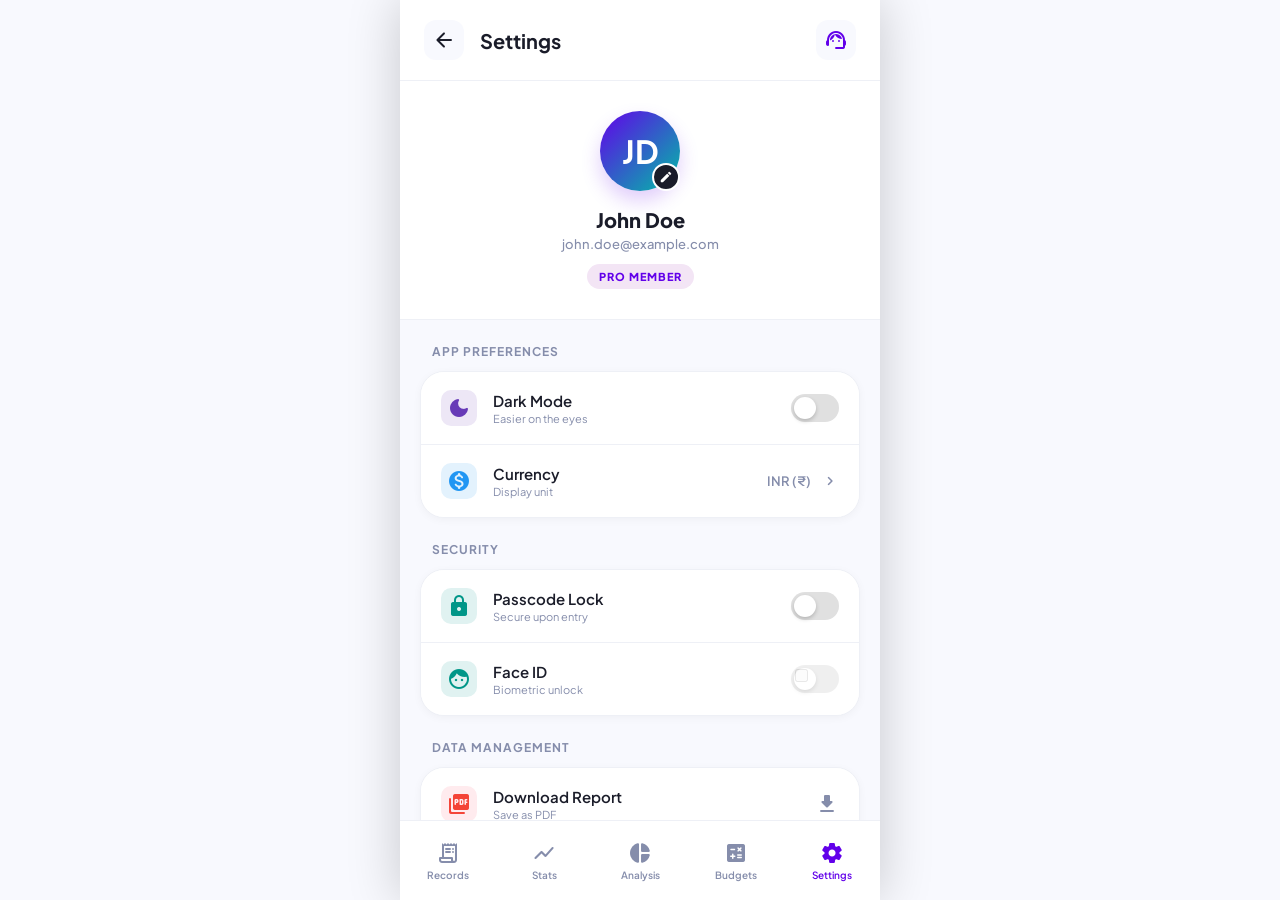
<file: settings.html>
<!DOCTYPE html>
<html lang="en">
<head>
    <meta charset="UTF-8">
    <meta name="viewport" content="width=device-width, initial-scale=1.0, maximum-scale=1.0, user-scalable=no">
    <title>Settings | MyMoney Pro</title>
    
    <link rel="preconnect" href="https://fonts.googleapis.com">
    <link rel="preconnect" href="https://fonts.gstatic.com" crossorigin>
    <link href="https://fonts.googleapis.com/css2?family=Plus+Jakarta+Sans:wght@300;400;500;600;700;800&family=Inter:wght@400;600&display=swap" rel="stylesheet">
    
    <link href="https://fonts.googleapis.com/icon?family=Material+Icons+Round" rel="stylesheet">
    
    <style>
        /* ========================================================================
        1. PREMIUM DESIGN SYSTEM (SHARED TOKENS)
        ========================================================================
        */
        :root {
            /* Palette - Light Theme (Default) */
            --primary: #6200EA;
            --primary-light: #B388FF;
            --primary-soft: #F3E5F5;
            --accent: #00BFA5;
            
            --bg-app: #F8F9FE;
            --bg-card: #FFFFFF;
            --bg-glass: rgba(255, 255, 255, 0.9);
            --bg-hover: #F1F2F6;
            
            --text-100: #1A1C29; /* Heading */
            --text-200: #424867; /* Body */
            --text-300: #858DAB; /* Muted */
            
            --border: 1px solid #EEF0F6;
            --border-color: #EEF0F6;
            
            --danger: #FF1744;
            --success: #00C853;
            
            /* Shadows & Effects */
            --shadow-sm: 0 2px 8px rgba(0,0,0,0.04);
            --shadow-md: 0 8px 24px rgba(0,0,0,0.08);
            --shadow-lg: 0 20px 40px rgba(0,0,0,0.12);
            --backdrop: blur(12px);
            
            /* Dimensions */
            --nav-h: 80px;
            --safe-bottom: env(safe-area-inset-bottom);
            --radius-xl: 24px;
            --radius-lg: 16px;
            --radius-md: 12px;
        }

        /* Dark Mode Theme */
        body.dark-mode {
            --primary: #7C4DFF;
            --primary-soft: #231A36;
            
            --bg-app: #0B0E14;
            --bg-card: #151A2D;
            --bg-glass: rgba(21, 26, 45, 0.9);
            --bg-hover: #1E2338;
            
            --text-100: #FFFFFF;
            --text-200: #A0AEC0;
            --text-300: #718096;
            
            --border: 1px solid #2D3748;
            --border-color: #2D3748;
            
            --shadow-sm: 0 2px 8px rgba(0,0,0,0.2);
        }

        /* Reset & Base */
        * { box-sizing: border-box; -webkit-tap-highlight-color: transparent; outline: none; user-select: none; }
        
        body {
            margin: 0; padding: 0;
            font-family: 'Plus Jakarta Sans', sans-serif;
            background-color: var(--bg-app);
            color: var(--text-100);
            height: 100vh; overflow: hidden;
            display: flex; justify-content: center;
            transition: background-color 0.3s ease, color 0.3s ease;
        }

        /* ========================================================================
        2. LAYOUT CONTAINER
        ========================================================================
        */
        .app-container {
            width: 100%; max-width: 480px; height: 100%;
            background: var(--bg-app);
            position: relative; display: flex; flex-direction: column;
            box-shadow: 0 0 50px rgba(0,0,0,0.2);
        }

        /* HEADER */
        .app-header {
            padding: 20px 24px;
            background: var(--bg-card);
            border-bottom: var(--border);
            display: flex; align-items: center; justify-content: space-between;
            z-index: 50; transition: 0.3s ease;
        }
        
        .header-left { display: flex; align-items: center; gap: 16px; }
        .back-btn { 
            width: 40px; height: 40px; border-radius: 12px;
            display: flex; justify-content: center; align-items: center;
            color: var(--text-100); cursor: pointer; transition: 0.2s;
            background: var(--bg-app);
        }
        .back-btn:active { transform: scale(0.95); }
        
        .header-title { font-size: 20px; font-weight: 700; color: var(--text-100); }

        /* SCROLLABLE CONTENT */
        .settings-content {
            flex: 1; overflow-y: auto; scroll-behavior: smooth;
            background: var(--bg-app);
            padding-bottom: 100px; /* Space for Nav */
        }

        /* ========================================================================
        3. PROFILE SECTION
        ========================================================================
        */
        .profile-card {
            background: var(--bg-card);
            padding: 30px 24px;
            display: flex; flex-direction: column; align-items: center;
            border-bottom: var(--border);
            margin-bottom: 24px;
        }
        
        .profile-avatar {
            width: 80px; height: 80px; border-radius: 50%;
            background: linear-gradient(135deg, var(--primary), var(--accent));
            display: flex; justify-content: center; align-items: center;
            font-size: 32px; color: #fff; font-weight: 700;
            box-shadow: 0 10px 20px rgba(98, 0, 234, 0.2);
            margin-bottom: 16px;
            position: relative;
        }
        .avatar-edit {
            position: absolute; bottom: 0; right: 0;
            width: 28px; height: 28px; background: var(--text-100);
            border-radius: 50%; color: var(--bg-card);
            display: flex; justify-content: center; align-items: center;
            font-size: 14px; border: 2px solid var(--bg-card);
        }

        .profile-name { font-size: 20px; font-weight: 800; margin-bottom: 4px; }
        .profile-email { font-size: 13px; color: var(--text-300); font-weight: 500; }
        
        .profile-badge {
            margin-top: 12px; padding: 6px 12px;
            background: var(--primary-soft); color: var(--primary);
            border-radius: 20px; font-size: 11px; font-weight: 800;
            text-transform: uppercase; letter-spacing: 1px;
        }

        /* ========================================================================
        4. SETTINGS GROUPS
        ========================================================================
        */
        .settings-group {
            margin: 0 20px 24px 20px;
        }
        
        .group-title {
            font-size: 12px; font-weight: 700; color: var(--text-300);
            text-transform: uppercase; letter-spacing: 1px;
            margin-bottom: 12px; padding-left: 12px;
        }
        
        .group-card {
            background: var(--bg-card);
            border-radius: var(--radius-xl);
            overflow: hidden;
            box-shadow: var(--shadow-sm);
            border: var(--border);
        }

        .setting-item {
            display: flex; align-items: center; justify-content: space-between;
            padding: 18px 20px;
            background: var(--bg-card);
            border-bottom: 1px solid var(--border-color);
            transition: background 0.2s;
            cursor: pointer;
        }
        .setting-item:last-child { border-bottom: none; }
        .setting-item:active { background: var(--bg-hover); }

        .item-left { display: flex; align-items: center; gap: 16px; }
        .item-icon {
            width: 36px; height: 36px; border-radius: 10px;
            display: flex; justify-content: center; align-items: center;
            font-size: 20px; transition: 0.3s;
        }
        
        /* Icon Colors */
        .ic-pref { background: #E3F2FD; color: #2196F3; }
        .ic-dark { background: #EDE7F6; color: #673AB7; }
        .ic-sec { background: #E0F2F1; color: #009688; }
        .ic-pdf { background: #FFEBEE; color: #F44336; }
        .ic-csv { background: #E8F5E9; color: #4CAF50; }
        .ic-danger { background: #FFEBEE; color: #D32F2F; }
        .ic-info { background: #ECEFF1; color: #607D8B; }

        .item-text { display: flex; flex-direction: column; }
        .item-label { font-size: 15px; font-weight: 600; color: var(--text-100); }
        .item-desc { font-size: 11px; color: var(--text-300); margin-top: 2px; }

        .item-right { display: flex; align-items: center; gap: 10px; }
        .item-val { font-size: 13px; font-weight: 600; color: var(--text-300); }

        /* ========================================================================
        5. UI CONTROLS (SWITCHES & BUTTONS)
        ========================================================================
        */
        /* iOS Toggle Switch */
        .toggle-switch {
            position: relative; width: 48px; height: 28px;
            -webkit-tap-highlight-color: transparent;
        }
        .toggle-input { opacity: 0; width: 0; height: 0; }
        .toggle-slider {
            position: absolute; cursor: pointer;
            top: 0; left: 0; right: 0; bottom: 0;
            background-color: #E0E0E0;
            transition: .3s cubic-bezier(0.4, 0.0, 0.2, 1);
            border-radius: 34px;
        }
        .toggle-slider:before {
            position: absolute; content: "";
            height: 22px; width: 22px;
            left: 3px; bottom: 3px;
            background-color: white;
            transition: .3s cubic-bezier(0.4, 0.0, 0.2, 1);
            border-radius: 50%;
            box-shadow: 0 2px 4px rgba(0,0,0,0.2);
        }
        .toggle-input:checked + .toggle-slider { background-color: var(--primary); }
        .toggle-input:checked + .toggle-slider:before { transform: translateX(20px); }

        /* Logout Button */
        .logout-container { margin: 30px 20px; }
        .btn-logout {
            width: 100%; padding: 16px;
            border-radius: 16px; border: none;
            background: #FFEBEE; color: #D32F2F;
            font-size: 15px; font-weight: 700;
            display: flex; justify-content: center; align-items: center; gap: 8px;
            cursor: pointer; transition: 0.2s;
        }
        .btn-logout:active { background: #FFCDD2; transform: scale(0.98); }

        /* ========================================================================
        6. NAVIGATION BAR
        ========================================================================
        */
        .nav-bar {
            position: absolute; bottom: 0; left: 0; width: 100%;
            height: var(--nav-h); background: var(--bg-card);
            border-top: var(--border);
            display: flex; justify-content: space-around; align-items: center;
            padding-bottom: var(--safe-bottom); z-index: 90;
        }
        .nav-btn {
            display: flex; flex-direction: column; align-items: center; gap: 4px;
            color: var(--text-300); font-size: 10px; font-weight: 600;
            width: 20%; padding: 10px; cursor: pointer; transition: 0.2s;
        }
        .nav-btn.active { color: var(--primary); }
        .nav-btn .material-icons-round { font-size: 24px; }

        /* ========================================================================
        7. MODALS & TOASTS
        ========================================================================
        */
        .modal {
            position: absolute; inset: 0; background: rgba(0,0,0,0.6);
            z-index: 200; display: none; align-items: center; justify-content: center;
            backdrop-filter: blur(4px); opacity: 0; transition: opacity 0.3s;
        }
        .modal.open { display: flex; opacity: 1; }
        
        .modal-card {
            width: 85%; background: var(--bg-card);
            border-radius: 24px; padding: 24px;
            text-align: center; box-shadow: var(--shadow-lg);
            transform: scale(0.9); transition: transform 0.3s;
        }
        .modal.open .modal-card { transform: scale(1); }
        
        .modal-icon {
            width: 60px; height: 60px; background: var(--primary-soft);
            color: var(--primary); border-radius: 50%;
            display: flex; justify-content: center; align-items: center;
            font-size: 30px; margin: 0 auto 16px;
        }
        
        .modal-btn {
            width: 100%; padding: 14px; margin-top: 20px;
            background: var(--primary); color: white;
            border: none; border-radius: 12px; font-weight: 700; font-size: 15px;
        }

        /* Hidden Print Section for PDF */
        @media print {
            body * { visibility: hidden; }
            #pdf-content, #pdf-content * { visibility: visible; }
            #pdf-content { position: absolute; left: 0; top: 0; width: 100%; color: black; background: white; }
        }
        #pdf-content { display: none; padding: 40px; font-family: 'Inter', sans-serif; }
        .pdf-header { text-align: center; border-bottom: 2px solid #000; padding-bottom: 20px; margin-bottom: 20px; }
        .pdf-table { width: 100%; border-collapse: collapse; margin-top: 20px; }
        .pdf-table th { text-align: left; background: #eee; padding: 10px; font-size: 12px; }
        .pdf-table td { border-bottom: 1px solid #ddd; padding: 10px; font-size: 12px; }
        .pdf-total { text-align: right; margin-top: 20px; font-size: 18px; font-weight: bold; }

    </style>
</head>
<body>

    <div class="app-container">
        
        <header class="app-header">
            <div class="header-left">
                <div class="back-btn" onclick="window.location.href='dashboard.html'">
                    <span class="material-icons-round">arrow_back</span>
                </div>
                <span class="header-title">Settings</span>
            </div>
            <div class="back-btn" onclick="SettingsApp.showHelp()">
                <span class="material-icons-round" style="color:var(--primary)">support_agent</span>
            </div>
        </header>

        <main class="settings-content">
            
            <div class="profile-card">
                <div class="profile-avatar">
                    JD
                    <div class="avatar-edit"><span class="material-icons-round" style="font-size:14px">edit</span></div>
                </div>
                <div class="profile-name">John Doe</div>
                <div class="profile-email">john.doe@example.com</div>
                <div class="profile-badge">Pro Member</div>
            </div>

            <div class="settings-group">
                <div class="group-title">App Preferences</div>
                <div class="group-card">
                    
                    <div class="setting-item">
                        <div class="item-left">
                            <div class="item-icon ic-dark">
                                <span class="material-icons-round">dark_mode</span>
                            </div>
                            <div class="item-text">
                                <span class="item-label">Dark Mode</span>
                                <span class="item-desc">Easier on the eyes</span>
                            </div>
                        </div>
                        <label class="toggle-switch">
                            <input type="checkbox" id="toggle-dark" onchange="SettingsApp.toggleTheme()">
                            <span class="toggle-slider"></span>
                        </label>
                    </div>

                    <div class="setting-item" onclick="SettingsApp.toggleCurrency()">
                        <div class="item-left">
                            <div class="item-icon ic-pref">
                                <span class="material-icons-round">monetization_on</span>
                            </div>
                            <div class="item-text">
                                <span class="item-label">Currency</span>
                                <span class="item-desc">Display unit</span>
                            </div>
                        </div>
                        <div class="item-right">
                            <span class="item-val" id="lbl-currency">INR (₹)</span>
                            <span class="material-icons-round" style="font-size:18px; color:var(--text-300)">chevron_right</span>
                        </div>
                    </div>

                </div>
            </div>

            <div class="settings-group">
                <div class="group-title">Security</div>
                <div class="group-card">
                    
                    <div class="setting-item">
                        <div class="item-left">
                            <div class="item-icon ic-sec">
                                <span class="material-icons-round">lock</span>
                            </div>
                            <div class="item-text">
                                <span class="item-label">Passcode Lock</span>
                                <span class="item-desc">Secure upon entry</span>
                            </div>
                        </div>
                        <label class="toggle-switch">
                            <input type="checkbox" id="toggle-passcode" onchange="SettingsApp.togglePasscode()">
                            <span class="toggle-slider"></span>
                        </label>
                    </div>

                    <div class="setting-item">
                        <div class="item-left">
                            <div class="item-icon ic-sec">
                                <span class="material-icons-round">face</span>
                            </div>
                            <div class="item-text">
                                <span class="item-label">Face ID</span>
                                <span class="item-desc">Biometric unlock</span>
                            </div>
                        </div>
                        <label class="toggle-switch">
                            <input type="checkbox" disabled>
                            <span class="toggle-slider" style="opacity:0.5"></span>
                        </label>
                    </div>

                </div>
            </div>

            <div class="settings-group">
                <div class="group-title">Data Management</div>
                <div class="group-card">
                    
                    <div class="setting-item" onclick="SettingsApp.exportPDF()">
                        <div class="item-left">
                            <div class="item-icon ic-pdf">
                                <span class="material-icons-round">picture_as_pdf</span>
                            </div>
                            <div class="item-text">
                                <span class="item-label">Download Report</span>
                                <span class="item-desc">Save as PDF</span>
                            </div>
                        </div>
                        <span class="material-icons-round" style="color:var(--text-300)">download</span>
                    </div>

                    <div class="setting-item" onclick="alert('CSV Export feature coming in v2.0')">
                        <div class="item-left">
                            <div class="item-icon ic-csv">
                                <span class="material-icons-round">table_view</span>
                            </div>
                            <div class="item-text">
                                <span class="item-label">Export CSV</span>
                                <span class="item-desc">For Excel/Sheets</span>
                            </div>
                        </div>
                        <span class="material-icons-round" style="color:var(--text-300)">chevron_right</span>
                    </div>

                    <div class="setting-item" onclick="SettingsApp.clearData()">
                        <div class="item-left">
                            <div class="item-icon ic-danger">
                                <span class="material-icons-round">delete_forever</span>
                            </div>
                            <div class="item-text">
                                <span class="item-label" style="color:var(--danger)">Reset Data</span>
                                <span class="item-desc">Clear all transactions</span>
                            </div>
                        </div>
                    </div>

                </div>
            </div>

            <div class="settings-group">
                <div class="group-title">Information</div>
                <div class="group-card">
                    <div class="setting-item">
                        <div class="item-left">
                            <div class="item-icon ic-info">
                                <span class="material-icons-round">info</span>
                            </div>
                            <div class="item-text">
                                <span class="item-label">Version</span>
                            </div>
                        </div>
                        <span class="item-val">2.4.0 (Pro)</span>
                    </div>
                </div>
            </div>

            <div class="logout-container">
                <button class="btn-logout" onclick="SettingsApp.logout()">
                    <span class="material-icons-round">logout</span>
                    Log Out
                </button>
                <div style="text-align:center; margin-top:10px; color:var(--text-300); font-size:11px;">
                    MyMoney Inc. © 2026
                </div>
            </div>

        </main>

        <nav class="nav-bar">
            <div class="nav-btn" onclick="window.location.href='dashboard.html'">
                <span class="material-icons-round">receipt_long</span>Records
            </div>
            <div class="nav-btn" onclick="window.location.href='dashboard.html'">
                <span class="material-icons-round">show_chart</span>Stats
            </div>
            <div class="nav-btn" onclick="window.location.href='dashboard.html'">
                <span class="material-icons-round">pie_chart</span>Analysis
            </div>
            <div class="nav-btn" onclick="window.location.href='dashboard.html'">
                <span class="material-icons-round">calculate</span>Budgets
            </div>
            <div class="nav-btn active">
                <span class="material-icons-round">settings</span>Settings
            </div>
        </nav>

        <div class="modal" id="modal-help">
            <div class="modal-card">
                <div class="modal-icon">
                    <span class="material-icons-round">support_agent</span>
                </div>
                <h3>Need Help?</h3>
                <p style="color:var(--text-300); font-size:14px; margin-top:10px;">
                    Contact our support team at<br><strong>support@mymoneypro.com</strong>
                </p>
                <button class="modal-btn" onclick="document.getElementById('modal-help').classList.remove('open')">Close</button>
            </div>
        </div>

    </div>

    <div id="pdf-content">
        <div class="pdf-header">
            <h1>MyMoney Pro Report</h1>
            <p id="pdf-date">Date: </p>
            <p>User: John Doe (Pro Member)</p>
        </div>
        <table class="pdf-table">
            <thead>
                <tr>
                    <th>Date</th>
                    <th>Category</th>
                    <th>Note</th>
                    <th>Type</th>
                    <th>Amount</th>
                </tr>
            </thead>
            <tbody id="pdf-body">
                </tbody>
        </table>
        <div class="pdf-total" id="pdf-total">
            Total Balance: ₹0.00
        </div>
        <div style="margin-top:50px; text-align:center; font-size:10px; color:#999;">
            Generated by MyMoney Pro Web App
        </div>
    </div>

    <script>
        /**
         * SETTINGS MANAGER
         * Handles persistence, theme, and export logic
         */
        const SettingsApp = {
            dbKey: 'MyMoneyPro_V4', // Matches Dashboard Key
            data: null,

            init() {
                // 1. Load Data
                const raw = localStorage.getItem(this.dbKey);
                if (raw) {
                    this.data = JSON.parse(raw);
                } else {
                    // Fallback structure if dashboard hasn't run yet
                    this.data = { 
                        transactions: [], 
                        pref: { currency: '₹', darkMode: false, passcode: true } 
                    };
                }

                // 2. Initialize UI State
                this.renderUI();
                this.applyTheme();
            },

            renderUI() {
                // Set Switches based on data
                document.getElementById('toggle-dark').checked = this.data.pref.darkMode || false;
                document.getElementById('toggle-passcode').checked = this.data.pref.passcode !== false; // Default true
                
                // Set Currency Label
                const cur = this.data.pref.currency || '₹';
                document.getElementById('lbl-currency').innerText = cur === '₹' ? 'INR (₹)' : 'USD ($)';
            },

            save() {
                localStorage.setItem(this.dbKey, JSON.stringify(this.data));
            },

            // --- THEME LOGIC ---
            toggleTheme() {
                this.data.pref.darkMode = !this.data.pref.darkMode;
                this.save();
                this.applyTheme();
            },

            applyTheme() {
                if (this.data.pref.darkMode) {
                    document.body.classList.add('dark-mode');
                } else {
                    document.body.classList.remove('dark-mode');
                }
            },

            // --- SETTINGS TOGGLES ---
            togglePasscode() {
                const current = this.data.pref.passcode !== false;
                this.data.pref.passcode = !current;
                this.save();
                // Visual confirmation
                // In a real app, this would enable the lock screen logic
            },

            toggleCurrency() {
                const cur = this.data.pref.currency;
                this.data.pref.currency = cur === '₹' ? '$' : '₹';
                this.save();
                this.renderUI();
            },

            // --- DATA MANAGEMENT ---
            clearData() {
                if(confirm("CRITICAL WARNING:\n\nThis will delete ALL transactions and budgets permanently.\nAre you sure?")) {
                    this.data.transactions = [];
                    this.data.budgets = []; // Reset budgets too if needed
                    this.save();
                    alert("Data wiped successfully.");
                }
            },

            logout() {
                if(confirm("Log out of your account?")) {
                    // In a real app, clear session tokens
                    window.location.href = 'index.html';
                }
            },

            showHelp() {
                document.getElementById('modal-help').classList.add('open');
            },

            // --- PDF EXPORT ENGINE ---
            exportPDF() {
                const txns = this.data.transactions;
                if (!txns || txns.length === 0) {
                    alert("No data to export!");
                    return;
                }

                // 1. Populate PDF Template
                const tbody = document.getElementById('pdf-body');
                tbody.innerHTML = '';
                const cur = this.data.pref.currency;
                let balance = 0;

                // Sort by date (newest first)
                txns.sort((a,b) => new Date(b.date) - new Date(a.date));

                txns.forEach(t => {
                    const date = new Date(t.date).toLocaleDateString();
                    const amt = parseFloat(t.amount);
                    if (t.type === 'income') balance += amt;
                    else balance -= amt;

                    const row = `
                        <tr>
                            <td>${date}</td>
                            <td>${t.cat}</td>
                            <td>${t.note}</td>
                            <td style="color:${t.type==='expense'?'red':'green'}">${t.type.toUpperCase()}</td>
                            <td>${t.type==='expense'?'-':'+'} ${cur}${amt.toLocaleString()}</td>
                        </tr>
                    `;
                    tbody.innerHTML += row;
                });

                // Update Header/Footer
                document.getElementById('pdf-date').innerText = "Generated: " + new Date().toLocaleString();
                document.getElementById('pdf-total').innerText = "Net Balance: " + cur + balance.toLocaleString();

                // 2. Trigger Print
                // This invokes the browser's print dialog, which has "Save as PDF" built-in
                document.title = "MyMoney_Report_" + new Date().toISOString().slice(0,10); // Filename hint
                window.print();
                document.title = "Settings | MyMoney Pro"; // Reset title
            }
        };

        // Initialize on Load
        window.addEventListener('DOMContentLoaded', () => SettingsApp.init());

    </script>
</body>
</html>
</file>
